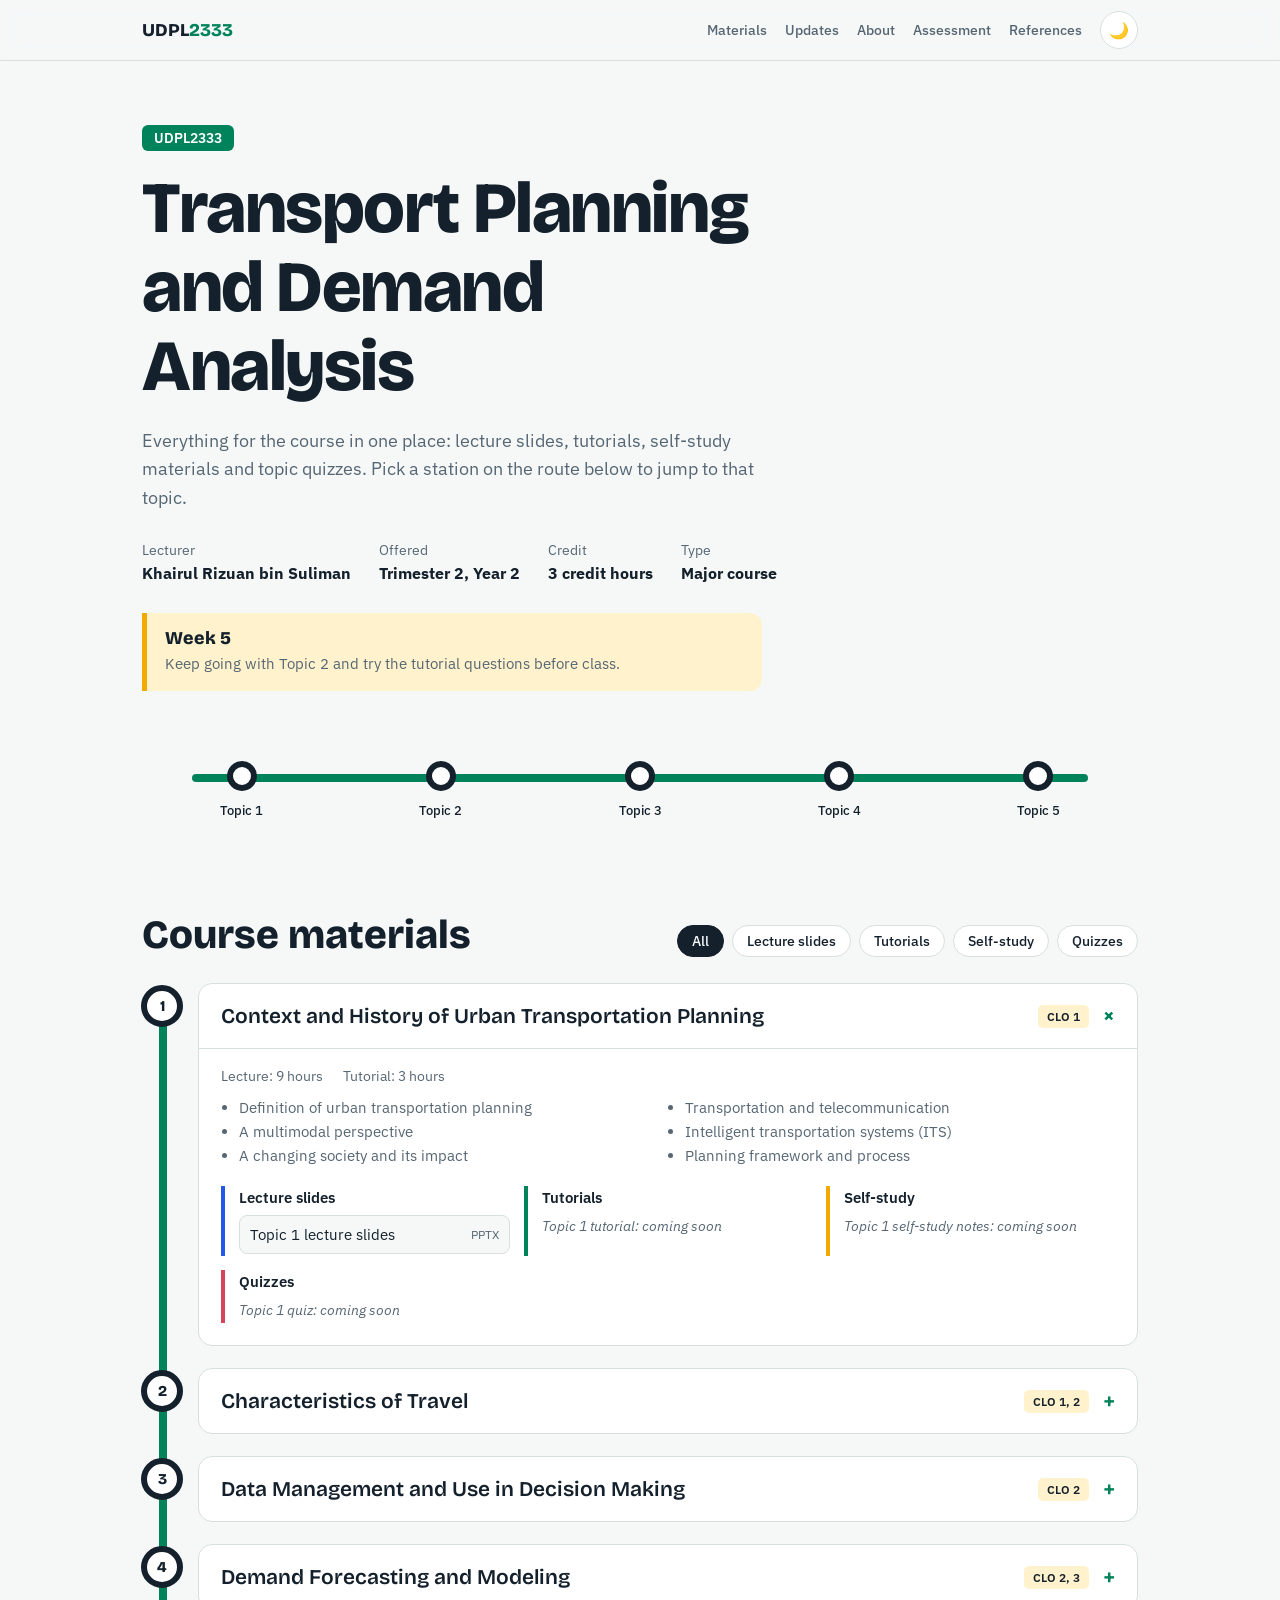
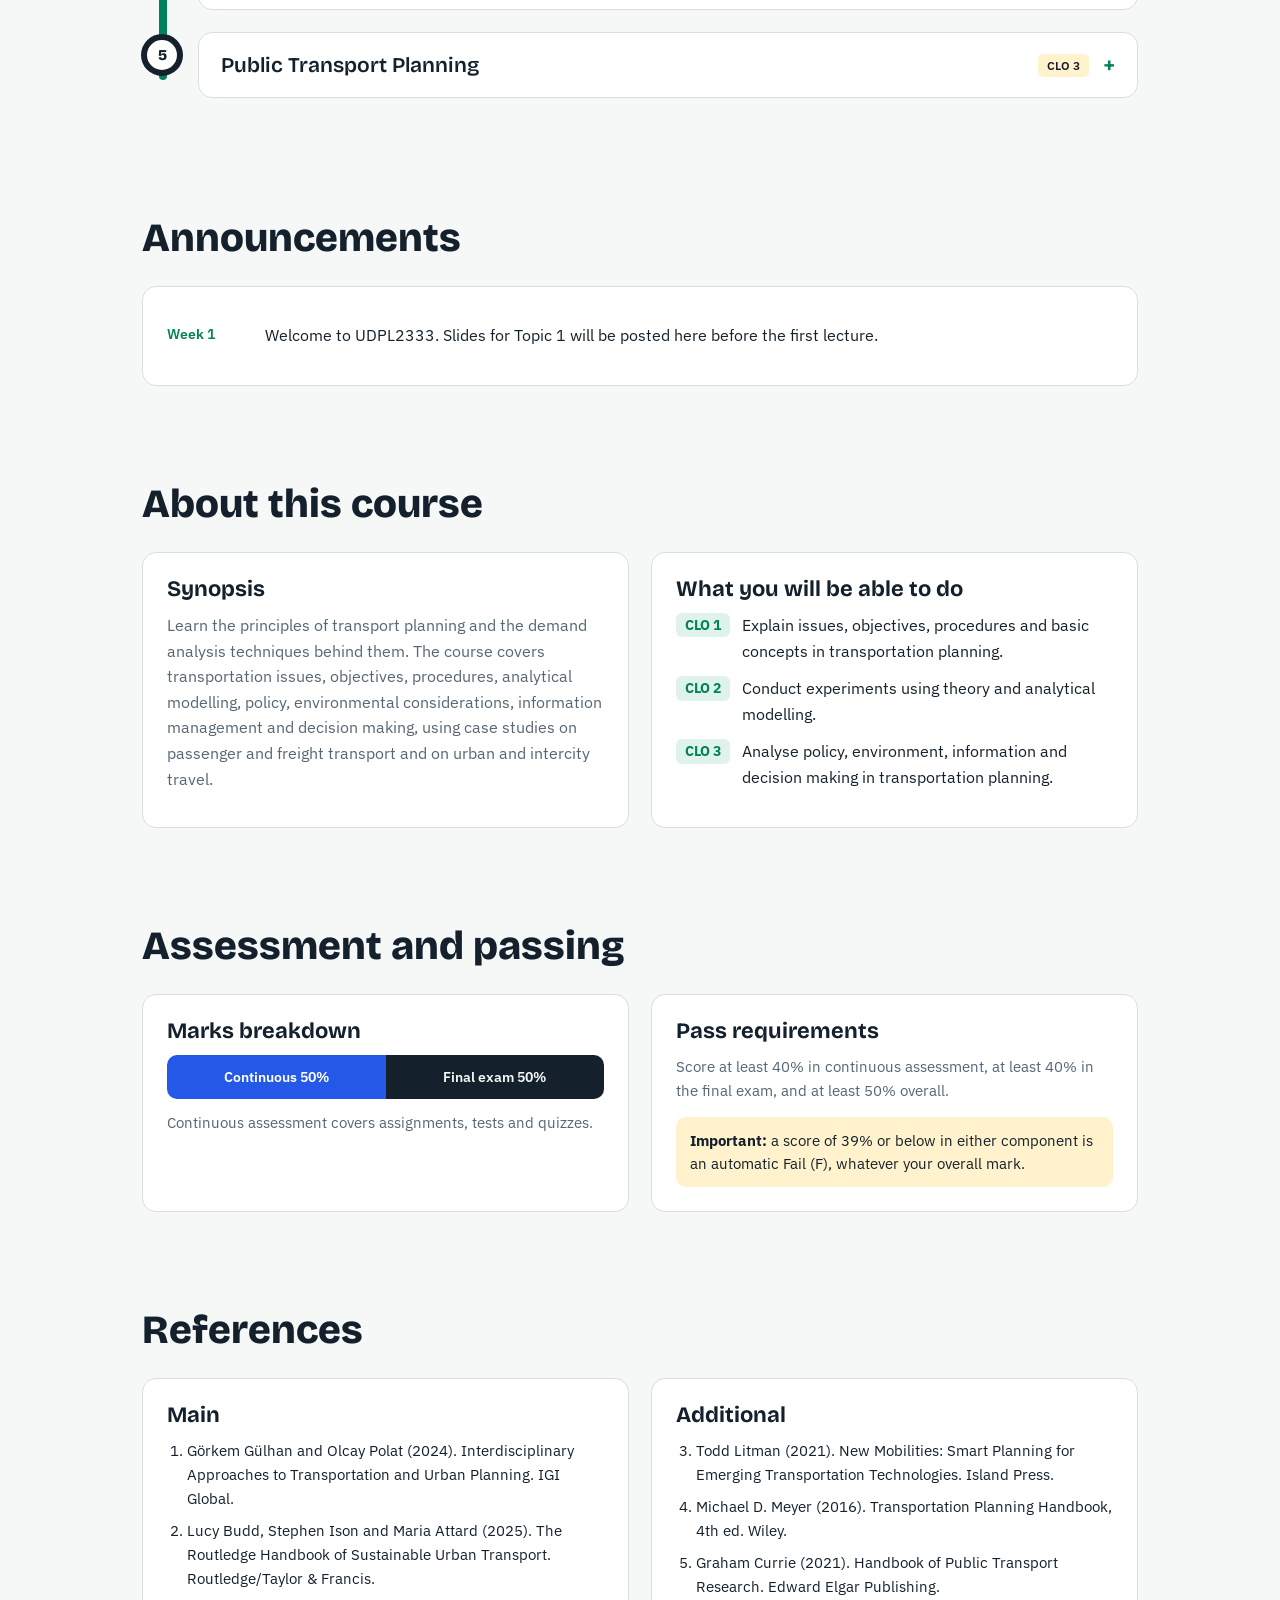
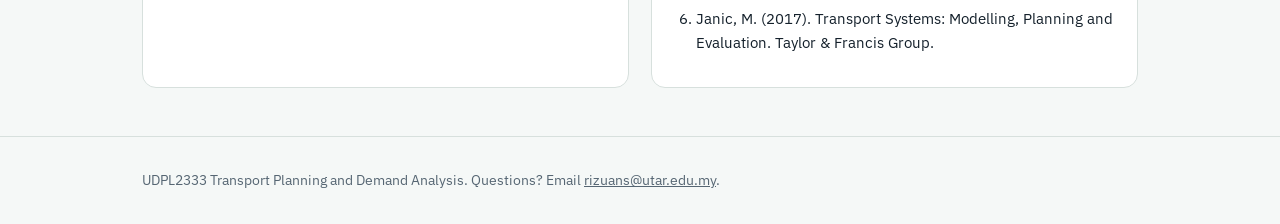
<file: Index.html>
<!DOCTYPE html>
<html lang="en">
<head>
<meta charset="utf-8">
<meta name="viewport" content="width=device-width, initial-scale=1">
<title>UDPL2333 Transport Planning and Demand Analysis</title>
<meta name="description" content="Lecture slides, tutorials, self-study materials and quizzes for UDPL2333 Transport Planning and Demand Analysis.">
<link rel="icon" href="data:image/svg+xml,<svg xmlns='http://www.w3.org/2000/svg' viewBox='0 0 100 100'><text y='.9em' font-size='90'>🚍</text></svg>">
<link rel="preconnect" href="https://fonts.googleapis.com">
<link rel="preconnect" href="https://fonts.gstatic.com" crossorigin>
<link href="https://fonts.googleapis.com/css2?family=Bricolage+Grotesque:opsz,wght@12..96,600;12..96,800&family=IBM+Plex+Sans:wght@400;500;600&display=swap" rel="stylesheet">
<style>
:root{
  --bg:#f5f8f7; --surface:#ffffff; --ink:#14202b; --muted:#566673; --line:#d7e0dd;
  --green:#00835a; --green-soft:#dff3ea; --blue:#2458e6; --amber:#f2a900; --amber-soft:#fff2cc;
  --head:"Bricolage Grotesque","Segoe UI",system-ui,sans-serif; --body:"IBM Plex Sans","Segoe UI",system-ui,sans-serif;
}
:root[data-theme="dark"]{
  --bg:#0e1519; --surface:#16212a; --ink:#e8f0ee; --muted:#9db0ba; --line:#28363f;
  --green:#3ddc9f; --green-soft:#123327; --blue:#7ea0ff; --amber:#ffc83d; --amber-soft:#3a2f0b;
}
*{box-sizing:border-box}
html{scroll-behavior:smooth;scroll-padding-top:76px}
body{margin:0;background:var(--bg);color:var(--ink);font:16px/1.6 var(--body)}
a{color:inherit}
:focus-visible{outline:3px solid var(--blue);outline-offset:2px;border-radius:4px}
.wrap{max-width:1040px;margin:0 auto;padding:0 22px}
h1,h2,h3{font-family:var(--head);line-height:1.1;margin:0}

/* nav */
nav{position:sticky;top:0;z-index:20;background:color-mix(in srgb,var(--bg) 88%,transparent);backdrop-filter:blur(10px);border-bottom:1px solid var(--line)}
nav .wrap{display:flex;align-items:center;gap:18px;height:60px}
.brand{font:800 18px var(--head);text-decoration:none;margin-right:auto}
.brand span{color:var(--green)}
nav a.lnk{text-decoration:none;color:var(--muted);font-size:14px;font-weight:500}
nav a.lnk:hover{color:var(--ink)}
#theme{border:1px solid var(--line);background:var(--surface);color:var(--ink);border-radius:999px;width:38px;height:38px;cursor:pointer;font-size:16px}
@media(max-width:700px){nav a.lnk{display:none}}

/* hero */
.hero{padding:64px 0 36px}
.code{display:inline-block;background:var(--green);color:#fff;font:600 14px var(--body);padding:4px 12px;border-radius:6px;margin-bottom:18px}
:root[data-theme="dark"] .code{color:#06231a}
.hero h1{font-size:clamp(38px,7vw,72px);font-weight:800;letter-spacing:-.02em;max-width:14ch}
.hero p.lead{max-width:60ch;color:var(--muted);font-size:18px;margin:20px 0 26px}
.facts{display:flex;flex-wrap:wrap;gap:10px 28px;font-size:14px;color:var(--muted)}
.facts b{display:block;color:var(--ink);font-size:16px}

/* route strip */
.route{margin-top:44px;padding:26px 0 8px;overflow-x:auto}
.route ol{list-style:none;margin:0;padding:0;display:flex;min-width:640px;position:relative}
.route ol::before{content:"";position:absolute;left:5%;right:5%;top:13px;height:8px;background:var(--green);border-radius:4px}
.route li{flex:1;text-align:center;position:relative}
.route a{text-decoration:none;display:block;font-size:13px;font-weight:500;padding:0 6px}
.route i{display:block;width:30px;height:30px;margin:0 auto 10px;border-radius:50%;background:var(--surface);border:6px solid var(--ink);transition:transform .2s,border-color .2s}
.route a:hover i{transform:scale(1.25);border-color:var(--amber)}

/* sections */
section{padding:48px 0}
.sec-h{display:flex;align-items:end;justify-content:space-between;flex-wrap:wrap;gap:14px;margin-bottom:26px}
.sec-h h2{font-size:clamp(28px,4vw,40px);font-weight:800}
.chips{display:flex;flex-wrap:wrap;gap:8px}
.chip{border:1px solid var(--line);background:var(--surface);color:var(--ink);font:500 14px var(--body);padding:6px 14px;border-radius:999px;cursor:pointer}
.chip[aria-pressed="true"]{background:var(--ink);color:var(--bg);border-color:var(--ink)}

/* topics as stations on a line */
.line{position:relative;padding-left:56px}
.line::before{content:"";position:absolute;left:17px;top:18px;bottom:18px;width:8px;background:var(--green);border-radius:4px}
.stop{position:relative;margin-bottom:22px}
.stop::before{content:attr(data-n);position:absolute;left:-56px;top:2px;width:42px;height:42px;border-radius:50%;background:var(--surface);border:6px solid var(--ink);display:grid;place-items:center;font:800 15px var(--head);box-sizing:border-box;margin-left:-1px}
.stop details{background:var(--surface);border:1px solid var(--line);border-radius:14px}
.stop summary{list-style:none;cursor:pointer;padding:18px 22px;display:flex;gap:14px;align-items:center}
.stop summary::-webkit-details-marker{display:none}
.stop summary h3{font-size:21px;font-weight:600;flex:1}
.stop summary::after{content:"+";font:600 24px var(--head);color:var(--green);transition:transform .2s}
.stop details[open] summary::after{transform:rotate(45deg)}
.tag{font-size:12px;font-weight:600;padding:2px 9px;border-radius:5px;background:var(--amber-soft);color:var(--ink);white-space:nowrap}
.body{padding:0 22px 22px;border-top:1px solid var(--line)}
.meta{display:flex;flex-wrap:wrap;gap:6px 20px;font-size:14px;color:var(--muted);margin:16px 0 8px}
.pts{margin:0 0 18px;padding-left:18px;color:var(--muted);font-size:15px;columns:2 260px}
.groups{display:grid;grid-template-columns:repeat(auto-fit,minmax(220px,1fr));gap:14px}
.g{border-left:4px solid var(--c);padding:2px 0 2px 14px}
.g h4{margin:0 0 8px;font:600 15px var(--body)}
.g[data-k=slides]{--c:var(--blue)} .g[data-k=tut]{--c:var(--green)} .g[data-k=self]{--c:var(--amber)} .g[data-k=quiz]{--c:#d6455d}
.g ul{list-style:none;margin:0;padding:0;display:grid;gap:6px}
.res{display:flex;align-items:center;gap:8px;text-decoration:none;font-size:14.5px;padding:7px 10px;border-radius:8px;background:var(--bg);border:1px solid var(--line)}
.res:hover{border-color:var(--c);background:var(--surface)}
.res small{margin-left:auto;color:var(--muted);font-size:12px}
.soon{color:var(--muted);font-size:14px;font-style:italic}
.hide{display:none!important}

.week{margin-top:26px;max-width:62ch;background:var(--amber-soft);border-left:5px solid var(--amber);border-radius:0 12px 12px 0;padding:14px 18px}
.week b{display:block;font:800 18px var(--head);margin-bottom:2px}
.week span{color:var(--muted);font-size:15px}

/* info */
.grid2{display:grid;grid-template-columns:repeat(auto-fit,minmax(300px,1fr));gap:22px}
.panel{background:var(--surface);border:1px solid var(--line);border-radius:14px;padding:24px}
.panel h3{font-size:22px;margin-bottom:12px}
.clo{display:flex;gap:12px;margin:12px 0}
.clo b{flex:none;background:var(--green-soft);color:var(--green);border-radius:6px;padding:1px 9px;height:fit-content;font-size:14px}
.bar{display:flex;height:44px;border-radius:10px;overflow:hidden;margin:12px 0;font-weight:600;font-size:14px}
.bar div{display:grid;place-items:center;flex:1}
.bar .a{background:var(--blue);color:#fff}.bar .b{background:var(--ink);color:var(--bg)}
.note{background:var(--amber-soft);border-radius:10px;padding:12px 14px;font-size:14.5px;margin-top:14px}
.ann{list-style:none;padding:0;margin:0}
.ann li{display:flex;gap:14px;padding:12px 0;border-bottom:1px solid var(--line)}
.ann li:last-child{border:0}
.ann time{flex:none;font-weight:600;font-size:14px;color:var(--green);min-width:84px}
.refs{padding-left:20px;margin:0}.refs li{margin:8px 0;font-size:15px}
footer{border-top:1px solid var(--line);padding:32px 0;color:var(--muted);font-size:14px}
@media(prefers-reduced-motion:reduce){*{transition:none!important;scroll-behavior:auto!important}}
</style>
</head>
<body>
<nav><div class="wrap">
  <a class="brand" href="#top">UDPL<span>2333</span></a>
  <a class="lnk" href="#materials">Materials</a>
  <a class="lnk" href="#updates">Updates</a>
  <a class="lnk" href="#about">About</a>
  <a class="lnk" href="#assessment">Assessment</a>
  <a class="lnk" href="#references">References</a>
  <button id="theme" aria-label="Toggle dark mode">🌙</button>
</div></nav>

<header class="hero" id="top"><div class="wrap">
  <span class="code">UDPL2333</span>
  <h1>Transport Planning and Demand Analysis</h1>
  <p class="lead">Everything for the course in one place: lecture slides, tutorials, self-study materials and topic quizzes. Pick a station on the route below to jump to that topic.</p>
  <div class="facts" id="facts"></div>
  <div class="week" id="week" aria-live="polite" hidden></div>
  <div class="route" aria-label="Course topics"><ol id="route"></ol></div>
</div></header>

<main>
<section id="materials"><div class="wrap">
  <div class="sec-h">
    <h2>Course materials</h2>
    <div class="chips" id="filters" role="group" aria-label="Filter materials"></div>
  </div>
  <div class="line" id="topics"></div>
</div></section>

<section id="updates"><div class="wrap">
  <div class="sec-h"><h2>Announcements</h2></div>
  <div class="panel"><ul class="ann" id="ann"></ul></div>
</div></section>

<section id="about"><div class="wrap">
  <div class="sec-h"><h2>About this course</h2></div>
  <div class="grid2">
    <div class="panel"><h3>Synopsis</h3><p id="syn" style="margin:0;color:var(--muted)"></p></div>
    <div class="panel"><h3>What you will be able to do</h3><div id="clos"></div></div>
  </div>
</div></section>

<section id="assessment"><div class="wrap">
  <div class="sec-h"><h2>Assessment and passing</h2></div>
  <div class="grid2">
    <div class="panel">
      <h3>Marks breakdown</h3>
      <div class="bar"><div class="a">Continuous 50%</div><div class="b">Final exam 50%</div></div>
      <p style="margin:0;color:var(--muted);font-size:15px">Continuous assessment covers assignments, tests and quizzes.</p>
    </div>
    <div class="panel">
      <h3>Pass requirements</h3>
      <p style="margin:0;color:var(--muted);font-size:15px">Score at least 40% in continuous assessment, at least 40% in the final exam, and at least 50% overall.</p>
      <div class="note"><b>Important:</b> a score of 39% or below in either component is an automatic Fail (F), whatever your overall mark.</div>
    </div>
  </div>
</div></section>

<section id="references"><div class="wrap">
  <div class="sec-h"><h2>References</h2></div>
  <div class="grid2">
    <div class="panel"><h3>Main</h3><ol class="refs" id="refMain"></ol></div>
    <div class="panel"><h3>Additional</h3><ol class="refs" id="refMore" start="3"></ol></div>
  </div>
</div></section>
</main>

<footer><div class="wrap" id="foot"></div></footer>

<script>
/* ============================================================
   EDIT THIS SECTION ONLY — everything on the page is built from it.
   To add a file: upload it to the /materials folder in your repo,
   then add { t:"Title", u:"materials/topic1-slides.pptx", s:"PPTX" } to a list.
   Leave u:"" and the item shows as a "Coming soon" placeholder.
   Quiz links: paste your Google Form link into the quiz list.
   ============================================================ */
const COURSE = {
  lecturer: "Khairul Rizuan bin Suliman",
  trimester: "Trimester 2, Year 2",
  credit: "3 credit hours",
  type: "Major course",
  contact: "rizuans@utar.edu.my",
  synopsis: "Learn the principles of transport planning and the demand analysis techniques behind them. The course covers transportation issues, objectives, procedures, analytical modelling, policy, environmental considerations, information management and decision making, using case studies on passenger and freight transport and on urban and intercity travel.",
  clos: [
    ["CLO 1","Explain issues, objectives, procedures and basic concepts in transportation planning."],
    ["CLO 2","Conduct experiments using theory and analytical modelling."],
    ["CLO 3","Analyse policy, environment, information and decision making in transportation planning."]
  ]
};

const ANNOUNCEMENTS = [
  { d:"Week 1", t:"Welcome to UDPL2333. Slides for Topic 1 will be posted here before the first lecture." }
  // { d:"12 Nov", t:"Quiz 1 is now open until Friday." },
];

const TOPICS = [
  { title:"Context and History of Urban Transportation Planning", clo:"CLO 1", L:9, T:3,
    pts:["Definition of urban transportation planning","A multimodal perspective","A changing society and its impact","Transportation and telecommunication","Intelligent transportation systems (ITS)","Planning framework and process"],
    slides:[{t:"Topic 1 lecture slides", u:"materials/topic1-slides.pptx", s:"PPTX"}],
    tut:[{t:"Topic 1 tutorial", u:"", s:"PDF"}],
    self:[{t:"Topic 1 self-study notes", u:"", s:"PDF"}],
    quiz:[{t:"Topic 1 quiz", u:""}] },
  { title:"Characteristics of Travel", clo:"CLO 1, 2", L:6, T:2,
    pts:["Temporal, spatial and modal distribution of trip making","Transportation from a systems perspective","Transportation system impacts","Land use–transportation interaction"],
    slides:[{t:"Topic 2 lecture slides", u:"", s:"PPTX"}],
    tut:[{t:"Topic 2 tutorial", u:"", s:"PDF"}],
    self:[{t:"Topic 2 self-study notes", u:"", s:"PDF"}],
    quiz:[{t:"Topic 2 quiz", u:""}] },
  { title:"Data Management and Use in Decision Making", clo:"CLO 2", L:6, T:2,
    pts:["Transportation planning database","Transportation system and user data","Community vision and goals"],
    slides:[{t:"Topic 3 lecture slides", u:"", s:"PPTX"}],
    tut:[{t:"Topic 3 tutorial", u:"", s:"PDF"}],
    self:[{t:"Topic 3 self-study notes", u:"", s:"PDF"}],
    quiz:[{t:"Topic 3 quiz", u:""}] },
  { title:"Demand Forecasting and Modeling", clo:"CLO 2, 3", L:9, T:2,
    pts:["Advanced travel behaviour analysis","Emerging mobility trends","Scenario planning and uncertainty analysis","Spatial analysis and GIS","Behavioural economics in demand modelling"],
    slides:[{t:"Topic 4 lecture slides", u:"", s:"PPTX"}],
    tut:[{t:"Topic 4 tutorial", u:"", s:"PDF"}],
    self:[{t:"Topic 4 self-study notes", u:"", s:"PDF"}],
    quiz:[{t:"Topic 4 quiz", u:""}] },
  { title:"Public Transport Planning", clo:"CLO 3", L:2, T:1,
    pts:["Transit network design and optimisation","Integration of emerging mobility services","User-centric design and accessibility","Fare structure and pricing strategies"],
    slides:[{t:"Topic 5 lecture slides", u:"", s:"PPTX"}],
    tut:[{t:"Topic 5 tutorial", u:"", s:"PDF"}],
    self:[{t:"Topic 5 self-study notes", u:"", s:"PDF"}],
    quiz:[{t:"Topic 5 quiz", u:""}] }
];

const REFS_MAIN = [
  "Görkem Gülhan and Olcay Polat (2024). Interdisciplinary Approaches to Transportation and Urban Planning. IGI Global.",
  "Lucy Budd, Stephen Ison and Maria Attard (2025). The Routledge Handbook of Sustainable Urban Transport. Routledge/Taylor & Francis."
];
const REFS_MORE = [
  "Todd Litman (2021). New Mobilities: Smart Planning for Emerging Transportation Technologies. Island Press.",
  "Michael D. Meyer (2016). Transportation Planning Handbook, 4th ed. Wiley.",
  "Graham Currie (2021). Handbook of Public Transport Research. Edward Elgar Publishing.",
  "Janic, M. (2017). Transport Systems: Modelling, Planning and Evaluation. Taylor & Francis Group."
];
const WEEKLY = {
  // The MONDAY of Week 1 (format YYYY-MM-DD). CHANGE THIS to your trimester's first Monday.
  start: "2026-11-02",
  // One message per week, in order. Week 1 is the first line, Week 2 the second, and so on.
  // The page switches to the next message every Monday at 00:00 in the VISITOR'S local time.
  messages: [
    "Welcome to UDPL2333! Have a look at the course outline and get Topic 1 ready.",
    "Topic 1 continues: think about how your own daily trips fit into the transport system.",
    "Wrapping up Topic 1. Revise the planning process before the next topic.",
    "Topic 2 starts: how, when and why people travel.",
    "Keep going with Topic 2 and try the tutorial questions before class.",
    "Topic 3: data is the backbone of good planning. Check the self-study notes.",
    "Topic 3 continues. Quiz time: attempt it before the weekend.",
    "Halfway there! Review Topics 1 to 3 and start preparing for the test.",
    "Topic 4 begins: demand forecasting and modelling.",
    "Topic 4 continues. Practise the modelling steps in the tutorial.",
    "Topic 4 wrap-up: look at GIS and scenario planning.",
    "Topic 5: public transport planning. Almost at the last station!",
    "Revision week. Go through all the quizzes and tutorials.",
    "Final exam preparation. Good luck, you've got this!"
  ],
  before: "Classes haven't started yet. See you in Week 1!",
  after: "The trimester has ended. Thank you, and all the best!"
};
/* ===================== end of editable section ===================== */

const $ = id => document.getElementById(id);
const esc = s => String(s).replace(/[&<>"]/g, c => ({"&":"&amp;","<":"&lt;",">":"&gt;",'"':"&quot;"}[c]));

// header facts
$("facts").innerHTML = [["Lecturer",COURSE.lecturer],["Offered",COURSE.trimester],["Credit",COURSE.credit],["Type",COURSE.type]]
  .map(([a,b]) => `<div>${a}<b>${esc(b)}</b></div>`).join("");

// route strip
$("route").innerHTML = TOPICS.map((t,i) => `<li><a href="#topic${i+1}"><i></i>Topic ${i+1}</a></li>`).join("");

// resource groups
const GROUPS = [["slides","Lecture slides"],["tut","Tutorials"],["self","Self-study"],["quiz","Quizzes"]];
function item(r, k){
  if(!r.u) return `<li class="soon">${esc(r.t)}: coming soon</li>`;
  const ext = /^https?:/.test(r.u);
  const label = k === "quiz" ? "Google Form" : (r.s || "File");
  return `<li><a class="res" href="${esc(r.u)}" ${ext ? 'target="_blank" rel="noopener"' : ""}>${esc(r.t)}<small>${esc(label)}</small></a></li>`;
}
$("topics").innerHTML = TOPICS.map((t,i) => `
<article class="stop" id="topic${i+1}" data-n="${i+1}">
  <details ${i===0?"open":""}>
    <summary><h3>${esc(t.title)}</h3><span class="tag">${esc(t.clo)}</span></summary>
    <div class="body">
      <div class="meta"><span>Lecture: ${t.L} hours</span><span>Tutorial: ${t.T} hours</span></div>
      <ul class="pts">${t.pts.map(p=>`<li>${esc(p)}</li>`).join("")}</ul>
      <div class="groups">${GROUPS.map(([k,name]) => `
        <div class="g" data-k="${k}"><h4>${name}</h4><ul>${(t[k]||[]).map(r=>item(r,k)).join("") || '<li class="soon">Nothing yet</li>'}</ul></div>`).join("")}
      </div>
    </div>
  </details>
</article>`).join("");

// filters
$("filters").innerHTML = [["all","All"],...GROUPS].map(([k,n],i) => `<button class="chip" data-f="${k}" aria-pressed="${i===0}">${n}</button>`).join("");
$("filters").addEventListener("click", e => {
  const b = e.target.closest("button"); if(!b) return;
  document.querySelectorAll(".chip").forEach(c => c.setAttribute("aria-pressed", c === b));
  document.querySelectorAll(".g").forEach(g => g.classList.toggle("hide", b.dataset.f !== "all" && g.dataset.k !== b.dataset.f));
  if(b.dataset.f !== "all") document.querySelectorAll(".stop details").forEach(d => d.open = true);
});
// open a topic when linked from the route strip
if(location.hash.startsWith("#topic")){ const d = document.querySelector(location.hash+" details"); if(d) d.open = true; }
$("route").addEventListener("click", e => { const a = e.target.closest("a"); if(a){ const d = document.querySelector(a.getAttribute("href")+" details"); if(d) d.open = true; } });

// announcements, about, references
$("ann").innerHTML = ANNOUNCEMENTS.length ? ANNOUNCEMENTS.slice().reverse().map(a => `<li><time>${esc(a.d)}</time><span>${esc(a.t)}</span></li>`).join("") : "<li>No announcements yet.</li>";
$("syn").textContent = COURSE.synopsis;
$("clos").innerHTML = COURSE.clos.map(([a,b]) => `<div class="clo"><b>${a}</b><span>${esc(b)}</span></div>`).join("");
$("refMain").innerHTML = REFS_MAIN.map(r => `<li>${esc(r)}</li>`).join("");
$("refMore").innerHTML = REFS_MORE.map(r => `<li>${esc(r)}</li>`).join("");
$("foot").innerHTML = `UDPL2333 Transport Planning and Demand Analysis. Questions? Email <a href="mailto:${esc(COURSE.contact)}">${esc(COURSE.contact)}</a>.`;

// weekly greeting: updates itself every Monday 00:00 (visitor's local time)
function renderWeek(){
  const box = $("week"), [y,m,d] = WEEKLY.start.split("-").map(Number);
  const now = new Date();
  const start = new Date(y, m-1, d);
  start.setDate(start.getDate() - (start.getDay() + 6) % 7);          // snap to Monday
  const days = (Date.UTC(now.getFullYear(), now.getMonth(), now.getDate()) - Date.UTC(start.getFullYear(), start.getMonth(), start.getDate())) / 864e5;
  const wk = Math.floor(days / 7);                                      // 0 = Week 1
  let head, msg;
  if(wk < 0){ head = "Coming soon"; msg = WEEKLY.before; }
  else if(wk >= WEEKLY.messages.length){ head = "Trimester complete"; msg = WEEKLY.after; }
  else { head = "Week " + (wk + 1); msg = WEEKLY.messages[wk]; }
  box.innerHTML = `<b>${esc(head)}</b><span>${esc(msg)}</span>`;
  box.hidden = false;
}
renderWeek();
setInterval(renderWeek, 60000);   // keeps it current if the page is left open past midnight

// theme (follows system, remembers choice)
const root = document.documentElement, btn = $("theme");
let saved = null; try { saved = localStorage.getItem("theme"); } catch(e){}
const setTheme = m => { root.dataset.theme = m; btn.textContent = m === "dark" ? "☀️" : "🌙"; };
setTheme(saved || (matchMedia("(prefers-color-scheme: dark)").matches ? "dark" : "light"));
btn.onclick = () => { const m = root.dataset.theme === "dark" ? "light" : "dark"; setTheme(m); try{ localStorage.setItem("theme", m); }catch(e){} };
</script>
</body>
</html>
</file>
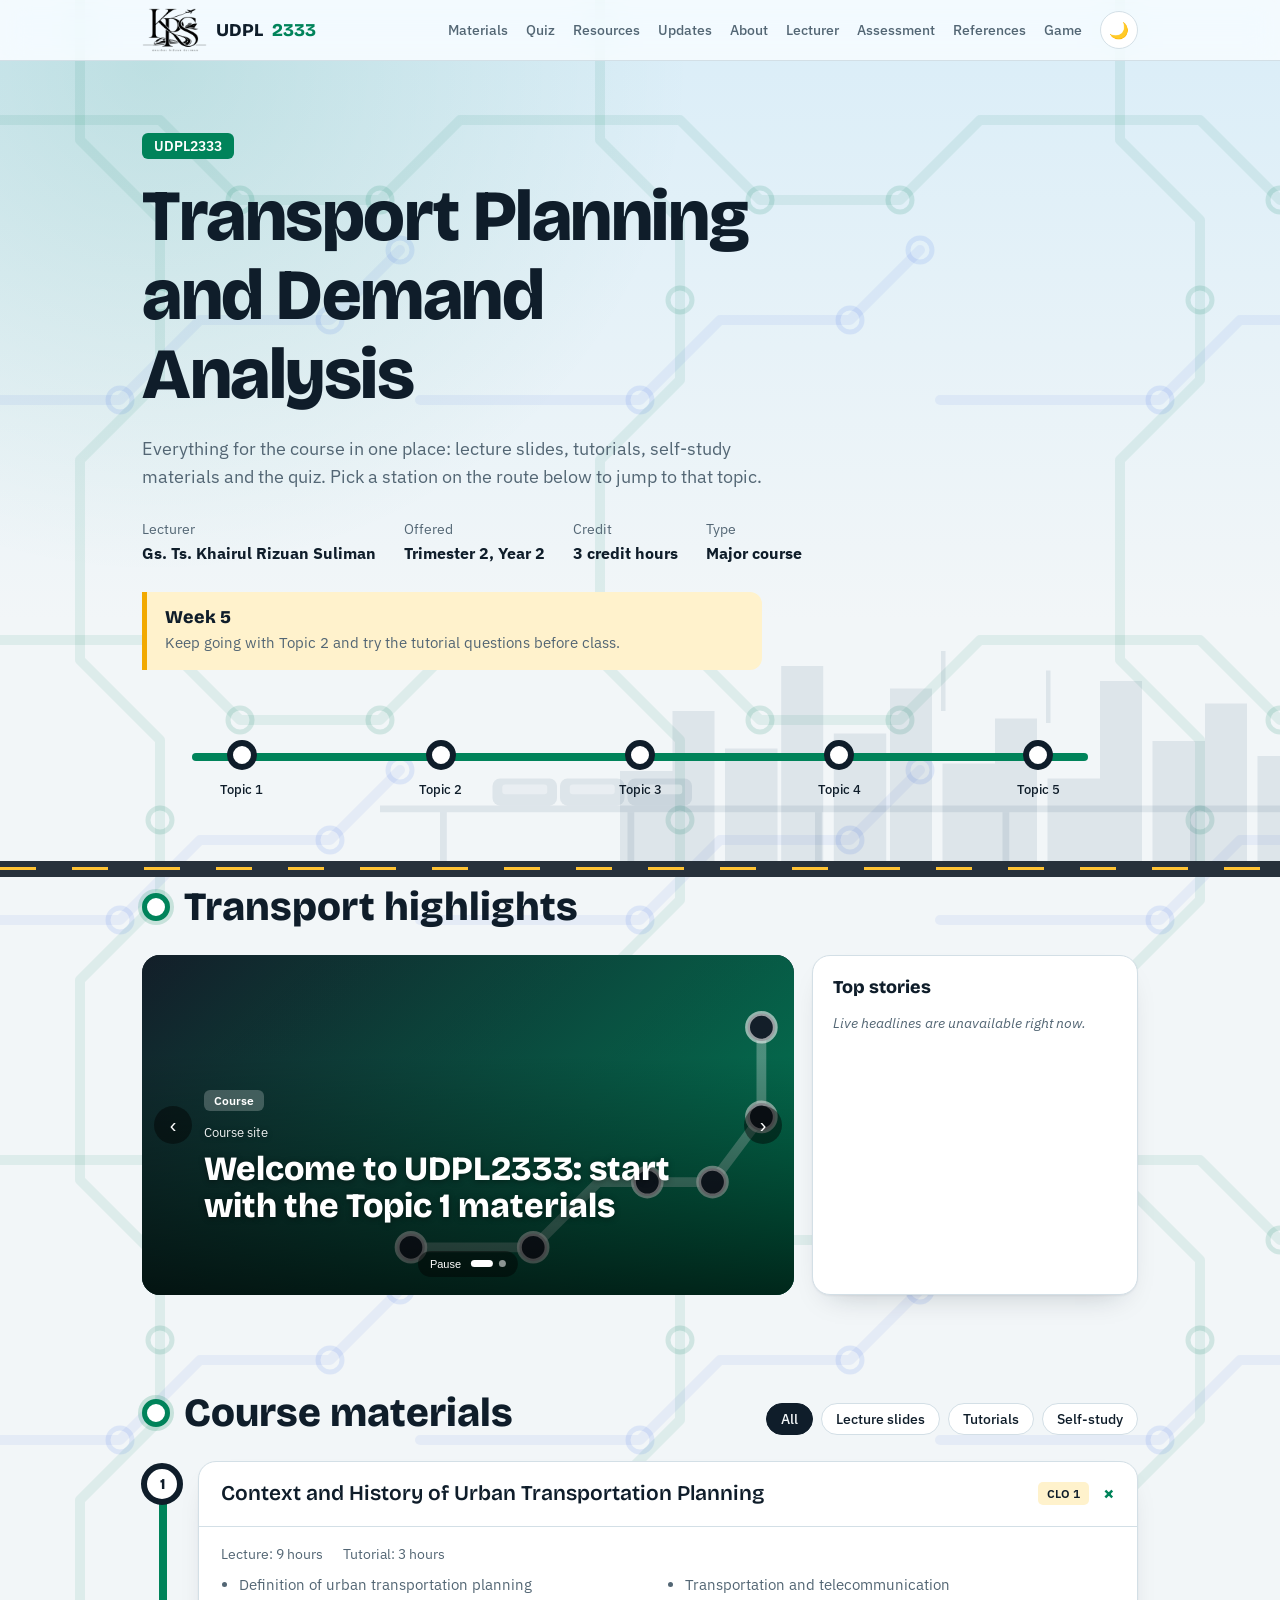
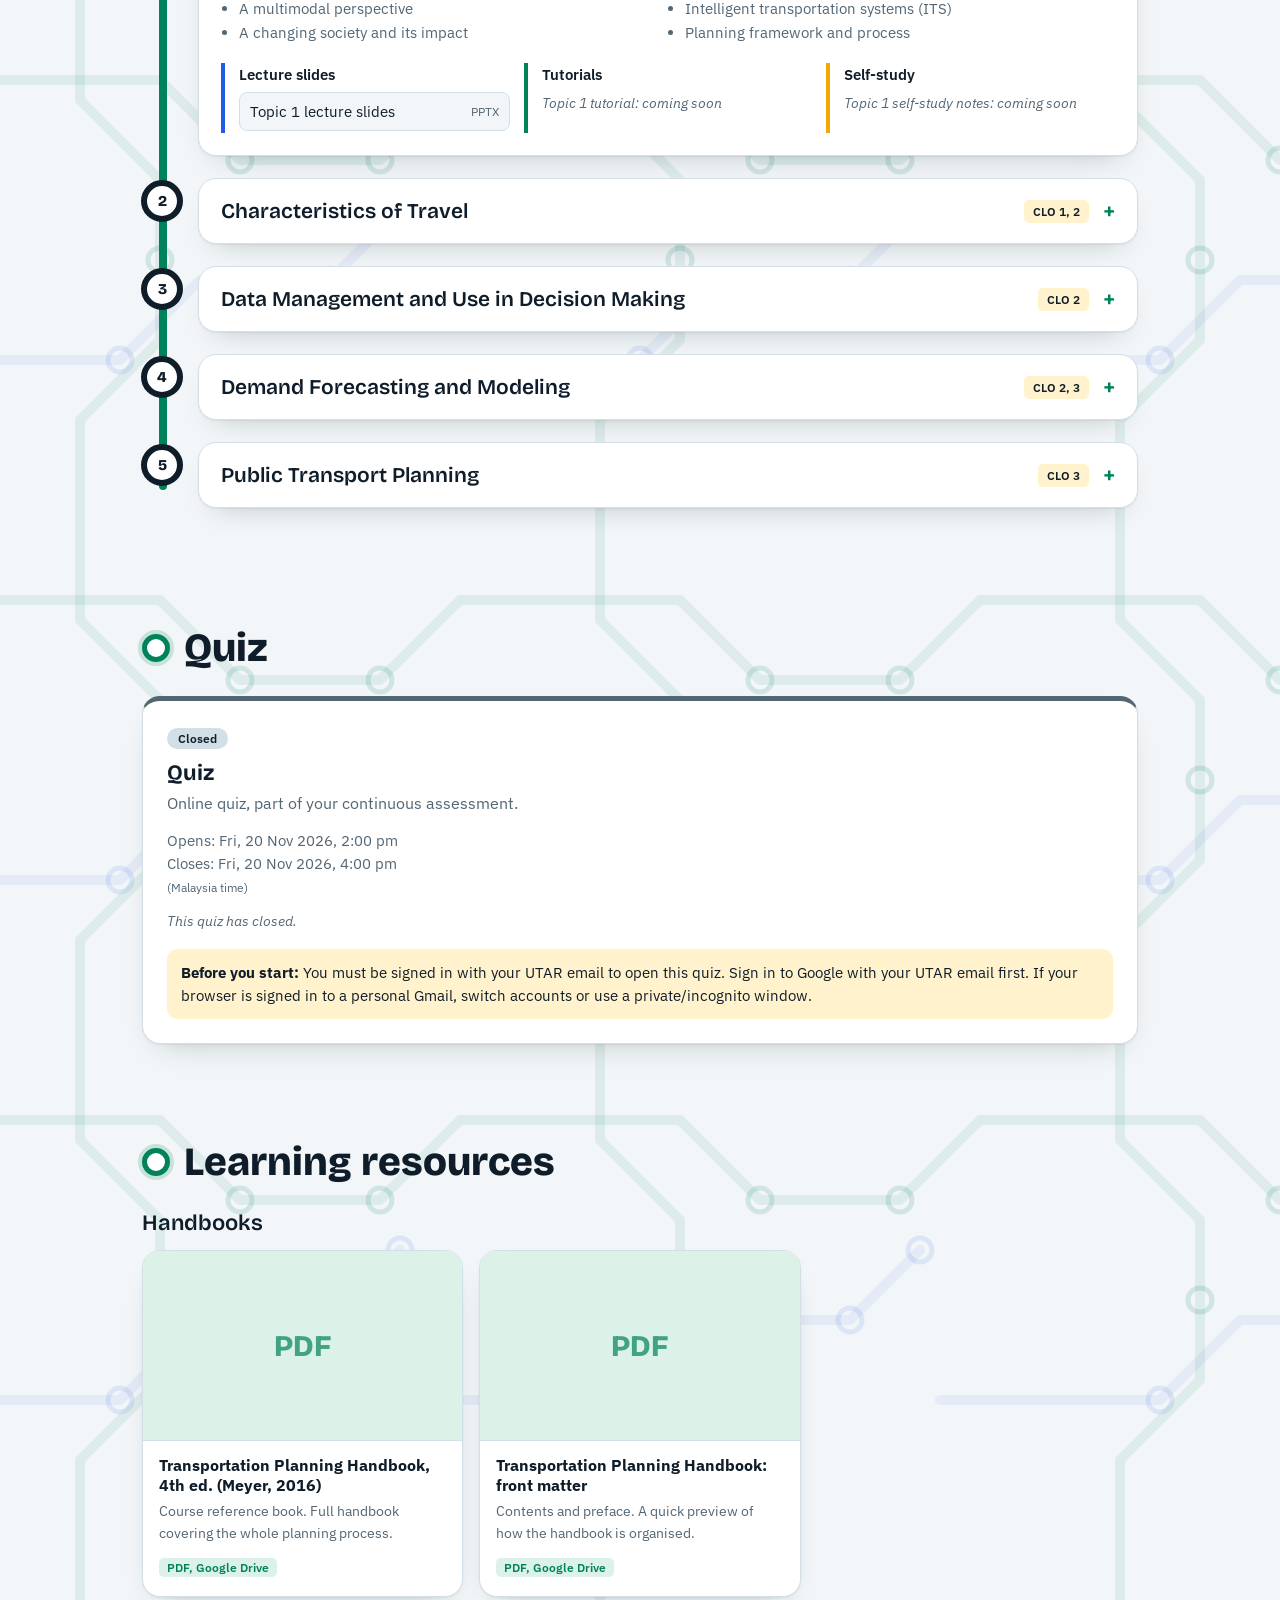
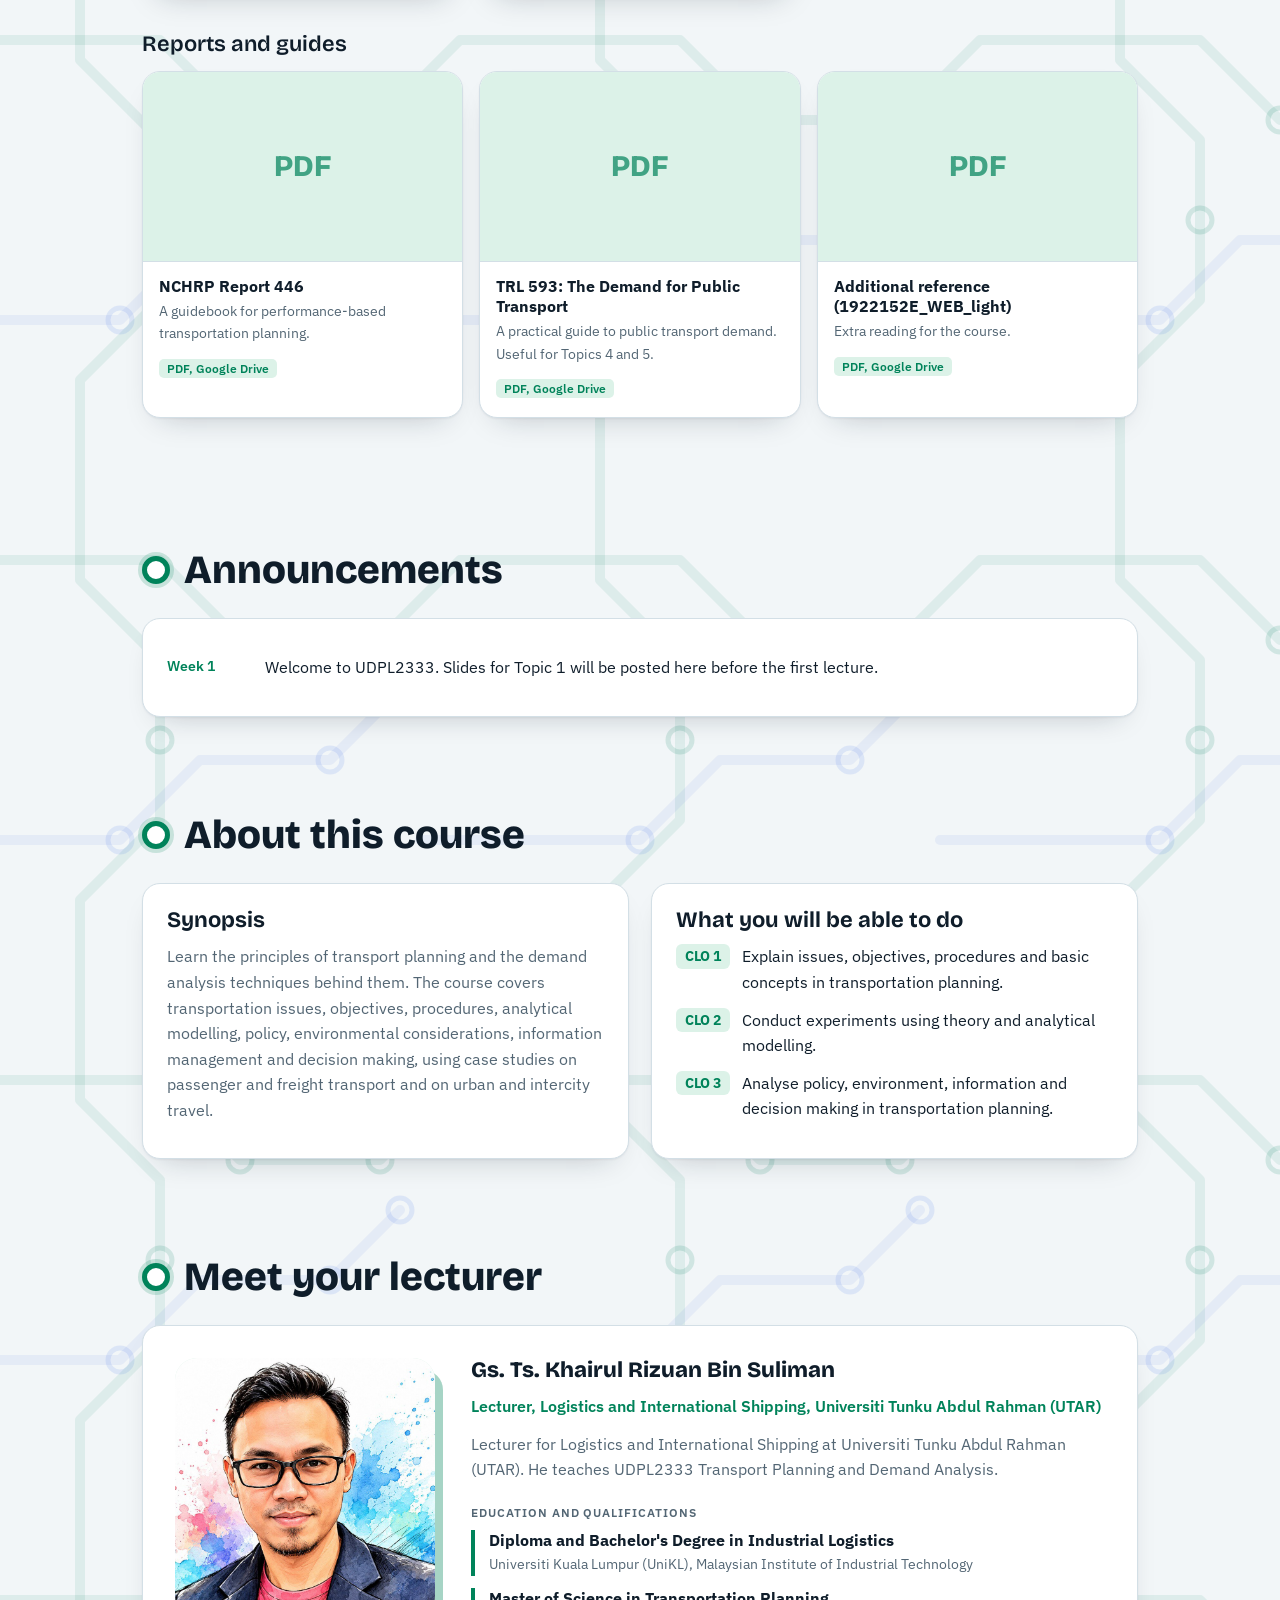
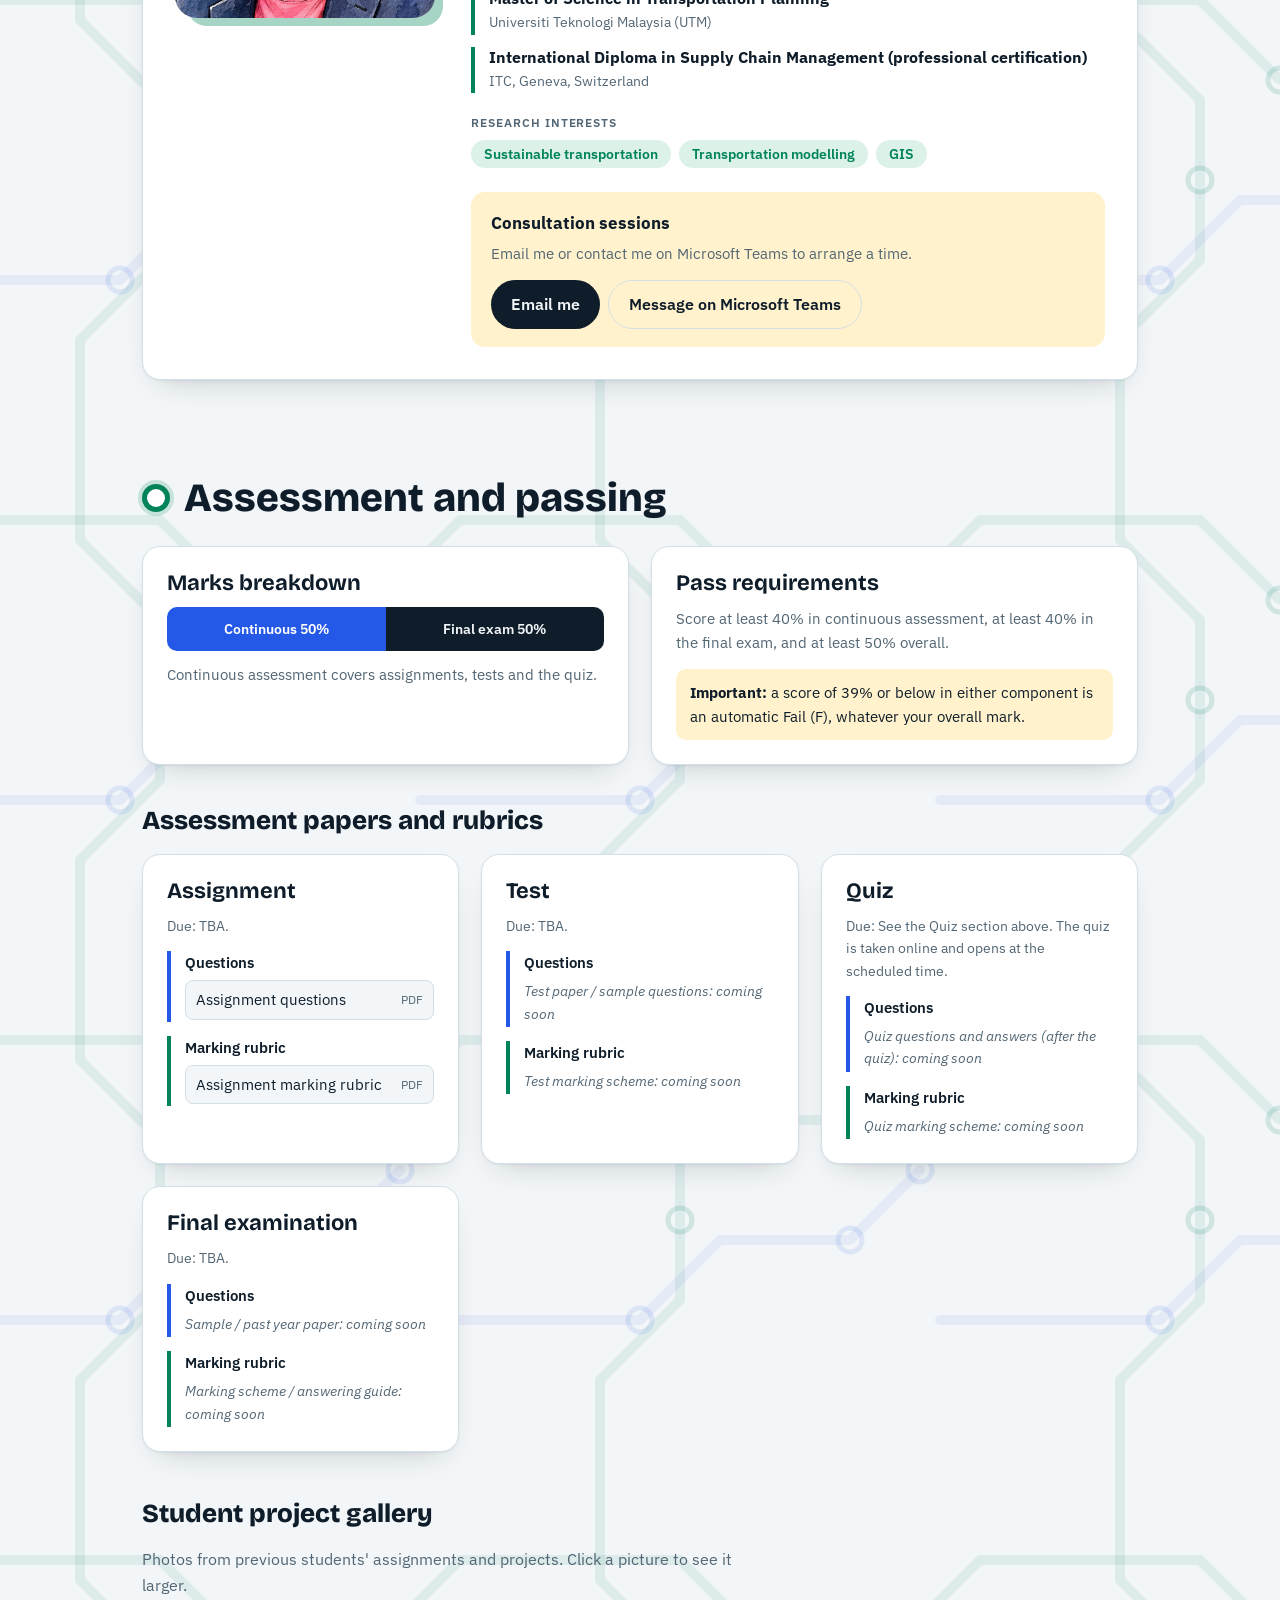
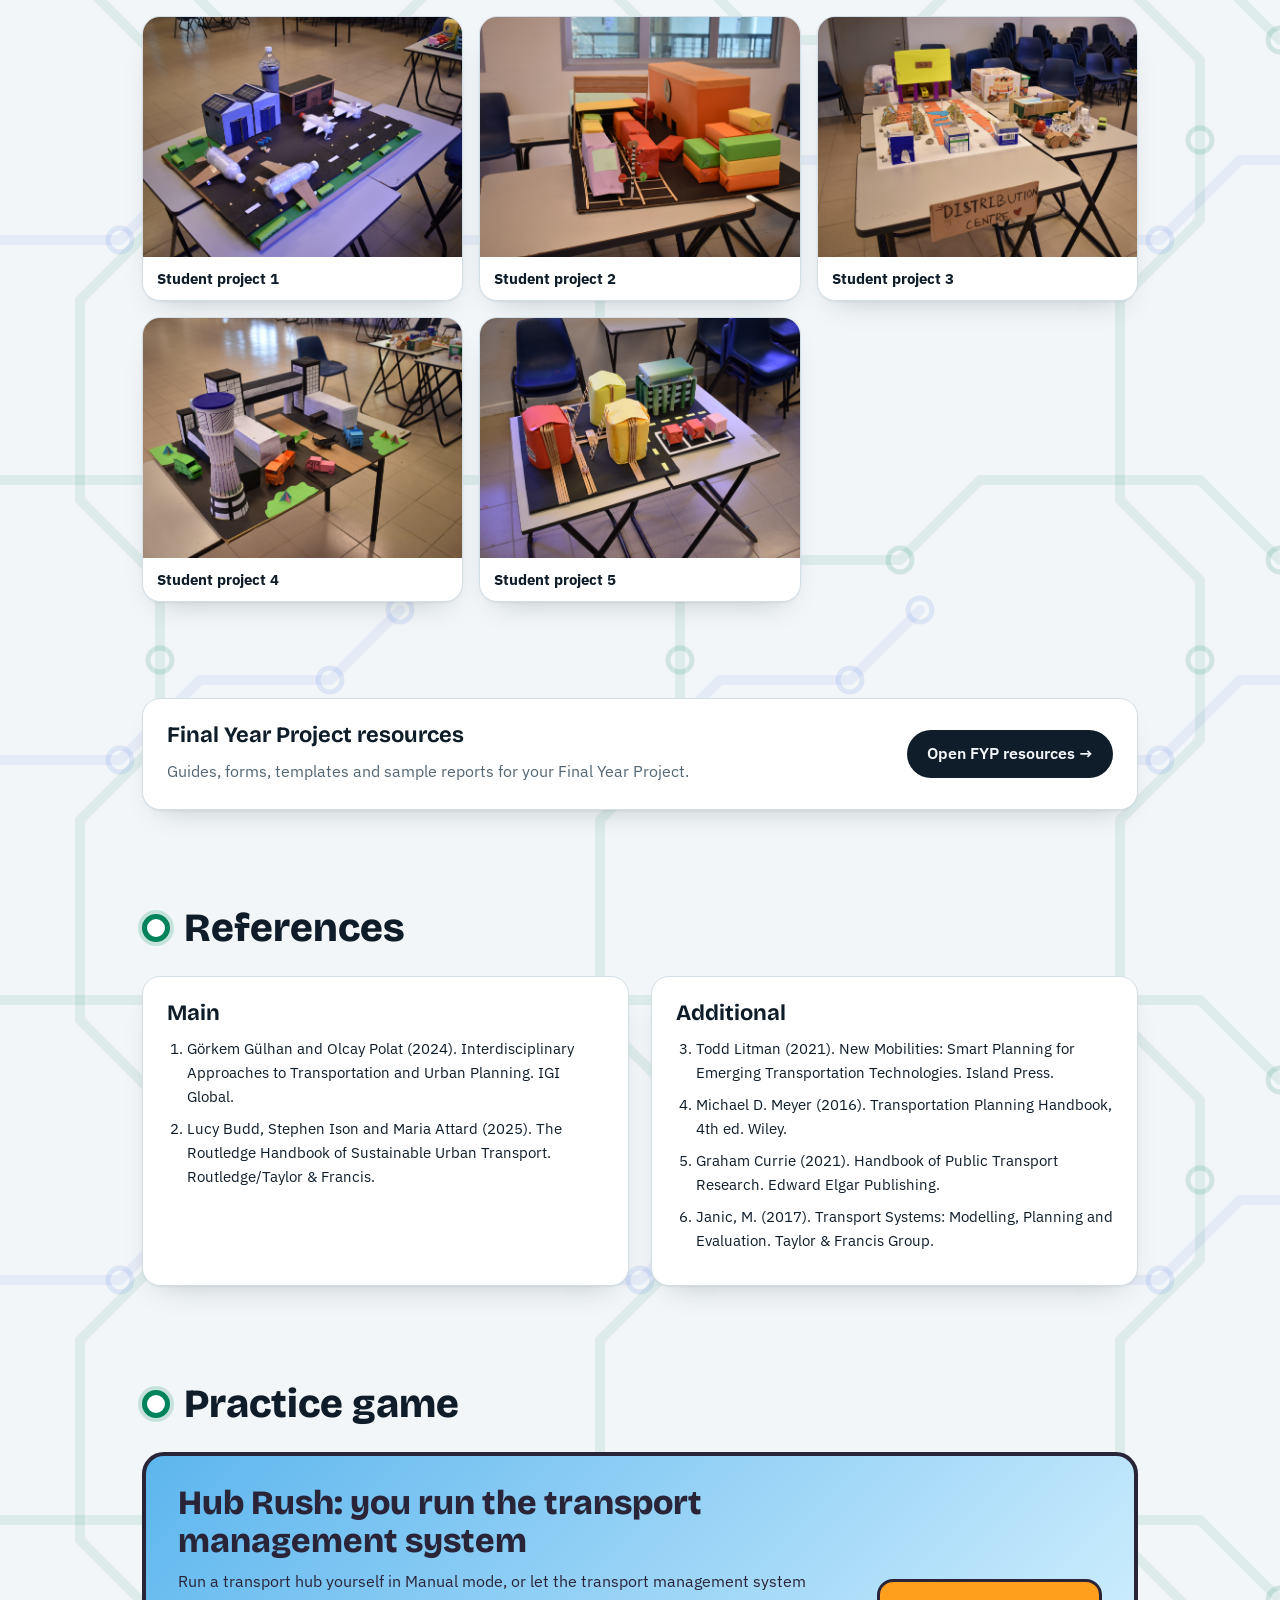
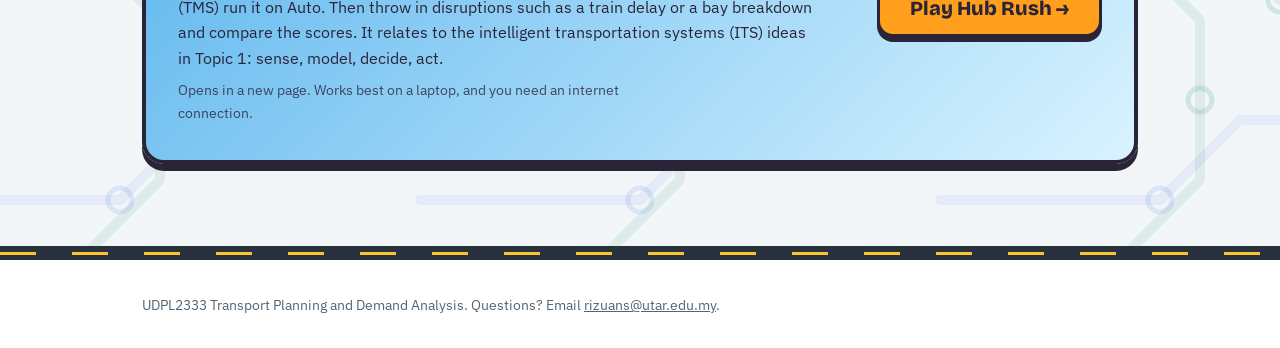
<file: index.html>
<!DOCTYPE html>
<html lang="en">
<head>
<meta charset="utf-8">
<meta name="viewport" content="width=device-width, initial-scale=1">
<title>UDPL2333 Transport Planning and Demand Analysis</title>
<meta name="description" content="Lecture slides, tutorials, self-study materials and the quiz for UDPL2333 Transport Planning and Demand Analysis.">
<link rel="icon" href="data:image/svg+xml,<svg xmlns='http://www.w3.org/2000/svg' viewBox='0 0 100 100'><text y='.9em' font-size='90'>🚍</text></svg>">
<link rel="preconnect" href="https://fonts.googleapis.com">
<link rel="preconnect" href="https://fonts.gstatic.com" crossorigin>
<link href="https://fonts.googleapis.com/css2?family=Bricolage+Grotesque:opsz,wght@12..96,600;12..96,800&family=IBM+Plex+Sans:wght@400;500;600&display=swap" rel="stylesheet">
<link rel="stylesheet" href="style.css">
<style id="hl-css">
/* ---- transport highlights carousel ---- */
.hl{display:grid;grid-template-columns:minmax(0,2fr) minmax(0,1fr);gap:18px}
@media(max-width:820px){.hl{grid-template-columns:1fr}}
.car{position:relative;border-radius:18px;overflow:hidden;min-height:340px;color:#fff;background:#14202b}
.sl{position:absolute;inset:0;display:flex;flex-direction:column;justify-content:flex-end;padding:30px 62px 70px;opacity:0;visibility:hidden;transition:opacity .5s,visibility .5s;background-size:cover;background-position:center}
.sl.on{opacity:1;visibility:visible}
.sl::before{content:"";position:absolute;inset:0;background:linear-gradient(to top,rgba(0,0,0,.7),rgba(0,0,0,.05) 70%)}
.sl>*{position:relative}
.sl.c-News{background-image:url("data:image/svg+xml,%3Csvg xmlns='http://www.w3.org/2000/svg' viewBox='0 0 800 500' preserveAspectRatio='xMidYMid slice'%3E%3Cg fill='%23fff' fill-opacity='.09'%3E%3Crect x='360' y='300' width='50' height='200'/%3E%3Crect x='420' y='230' width='70' height='270'/%3E%3Crect x='500' y='320' width='55' height='180'/%3E%3Crect x='565' y='180' width='75' height='320'/%3E%3Crect x='650' y='270' width='60' height='230'/%3E%3Crect x='720' y='210' width='80' height='290'/%3E%3C/g%3E%3Cg fill='%23fff' fill-opacity='.24'%3E%3Crect x='400' y='318' width='310' height='100' rx='18'/%3E%3Ccircle cx='480' cy='425' r='24'/%3E%3Ccircle cx='630' cy='425' r='24'/%3E%3C/g%3E%3Cg fill='%23000' fill-opacity='.28'%3E%3Crect x='420' y='336' width='52' height='38' rx='6'/%3E%3Crect x='484' y='336' width='52' height='38' rx='6'/%3E%3Crect x='548' y='336' width='52' height='38' rx='6'/%3E%3Crect x='612' y='336' width='72' height='62' rx='6'/%3E%3C/g%3E%3Crect x='330' y='452' width='470' height='5' fill='%23fff' fill-opacity='.2'/%3E%3C/svg%3E"),var(--g-news,linear-gradient(135deg,#00835a,#0b3d5c))}
.sl.c-Malaysia{background-image:url("data:image/svg+xml,%3Csvg xmlns='http://www.w3.org/2000/svg' viewBox='0 0 800 500' preserveAspectRatio='xMidYMid slice'%3E%3Cg fill='%23fff' fill-opacity='.10'%3E%3Crect x='470' y='120' width='46' height='380'/%3E%3Crect x='540' y='120' width='46' height='380'/%3E%3Crect x='490' y='60' width='6' height='60'/%3E%3Crect x='560' y='60' width='6' height='60'/%3E%3Crect x='516' y='250' width='24' height='10'/%3E%3Crect x='640' y='260' width='60' height='240'/%3E%3Crect x='710' y='320' width='90' height='180'/%3E%3Crect x='380' y='330' width='70' height='170'/%3E%3C/g%3E%3Cg fill='%23fff' fill-opacity='.22'%3E%3Crect x='300' y='400' width='500' height='9'/%3E%3Crect x='360' y='409' width='9' height='91'/%3E%3Crect x='560' y='409' width='9' height='91'/%3E%3Crect x='760' y='409' width='9' height='91'/%3E%3Crect x='420' y='362' width='90' height='38' rx='10'/%3E%3Crect x='516' y='362' width='90' height='38' rx='10'/%3E%3Crect x='612' y='362' width='90' height='38' rx='10'/%3E%3C/g%3E%3Cg fill='%23000' fill-opacity='.25'%3E%3Crect x='432' y='370' width='66' height='14' rx='4'/%3E%3Crect x='528' y='370' width='66' height='14' rx='4'/%3E%3Crect x='624' y='370' width='66' height='14' rx='4'/%3E%3C/g%3E%3C/svg%3E"),linear-gradient(135deg,#2458e6,#1b1f5e)}
.sl.c-Research{background-image:url("data:image/svg+xml,%3Csvg xmlns='http://www.w3.org/2000/svg' viewBox='0 0 800 500' preserveAspectRatio='xMidYMid slice'%3E%3Cg stroke='%23fff' stroke-opacity='.10' stroke-width='2'%3E%3Cpath d='M360 120H780M360 190H780M360 260H780M360 330H780M360 400H780'/%3E%3C/g%3E%3Cg fill='%23fff' fill-opacity='.16'%3E%3Crect x='400' y='320' width='34' height='80'/%3E%3Crect x='450' y='280' width='34' height='120'/%3E%3Crect x='500' y='300' width='34' height='100'/%3E%3Crect x='550' y='240' width='34' height='160'/%3E%3C/g%3E%3Cpolyline points='400%2C300 470%2C230 540%2C260 610%2C170 680%2C190 750%2C110' fill='none' stroke='%23fff' stroke-opacity='.4' stroke-width='5' stroke-linejoin='round' stroke-linecap='round'/%3E%3Cg fill='%23fff' fill-opacity='.55'%3E%3Ccircle cx='400' cy='300' r='9'/%3E%3Ccircle cx='470' cy='230' r='9'/%3E%3Ccircle cx='540' cy='260' r='9'/%3E%3Ccircle cx='610' cy='170' r='9'/%3E%3Ccircle cx='680' cy='190' r='9'/%3E%3Ccircle cx='750' cy='110' r='9'/%3E%3C/g%3E%3C/svg%3E"),linear-gradient(135deg,#b4540a,#4a1d3d)}
.sl.c-Course{background-image:url("data:image/svg+xml,%3Csvg xmlns='http://www.w3.org/2000/svg' viewBox='0 0 800 500' preserveAspectRatio='xMidYMid slice'%3E%3Cpath d='M330 400H480L560 320H700L760 240V130' fill='none' stroke='%23fff' stroke-opacity='.3' stroke-width='12' stroke-linejoin='round' stroke-linecap='round'/%3E%3Cg fill='%2314202b' stroke='%23fff' stroke-opacity='.6' stroke-width='6'%3E%3Ccircle cx='330' cy='400' r='17'/%3E%3Ccircle cx='480' cy='400' r='17'/%3E%3Ccircle cx='620' cy='320' r='17'/%3E%3Ccircle cx='700' cy='320' r='17'/%3E%3Ccircle cx='760' cy='240' r='17'/%3E%3Ccircle cx='760' cy='130' r='17'/%3E%3C/g%3E%3C/svg%3E"),var(--g-course,linear-gradient(135deg,#14202b,#00835a))}
.kick{align-self:flex-start;background:rgba(255,255,255,.22);padding:3px 10px;border-radius:6px;font:600 12px var(--body)}
.sl small{margin-top:12px;font-size:13px;opacity:.92}
.sl h3{font-size:clamp(22px,3.4vw,34px);font-weight:800;margin:6px 0 0;max-width:26ch;text-wrap:balance}
.sl h3 a{color:inherit;text-decoration:none}
.sl h3 a::after{content:"";position:absolute;inset:0}
.car .nv{position:absolute;top:50%;transform:translateY(-50%);z-index:3;width:38px;height:38px;border-radius:50%;border:0;background:rgba(0,0,0,.45);color:#fff;cursor:pointer;font-size:20px;line-height:1}
.car .nv:hover{background:rgba(0,0,0,.7)}
.dots{position:absolute;left:50%;bottom:18px;transform:translateX(-50%);z-index:3;display:flex;gap:6px;align-items:center;background:rgba(0,0,0,.45);padding:7px 12px;border-radius:999px}
.dots button{width:7px;height:7px;border-radius:50%;border:0;padding:0;background:rgba(255,255,255,.55);cursor:pointer}
.dots button[aria-current=true]{width:22px;border-radius:4px;background:#fff}
.dots .pp{width:auto;height:auto;border-radius:0;background:none;color:#fff;font-size:11px;margin-right:4px}
.top{background:var(--surface);border:1px solid var(--line);border-radius:18px;padding:20px}
.top h3{font:800 18px var(--head);margin-bottom:6px}
.top a{display:block;text-decoration:none;padding:12px 0;border-bottom:1px solid var(--line)}
.top a:last-child{border:0}
.top small{color:var(--muted);font-size:12.5px}
.top b{display:block;font-weight:600;font-size:15px;line-height:1.35;margin-top:2px}
.top a:hover b{color:var(--green)}
.sl>.ph{position:absolute;right:14px;bottom:22px;z-index:3;max-width:34%;font-size:11px;color:#fff;opacity:.85;text-decoration:none;text-align:right;line-height:1.3;text-shadow:0 1px 3px rgba(0,0,0,.6)}
.sl>.ph:hover{opacity:1;text-decoration:underline}
.sl h3,.sl small{text-shadow:0 1px 6px rgba(0,0,0,.45)}
@media(max-width:600px){.sl>.ph{display:none}.sl{padding:24px 54px 66px}}
</style>
<style id="more-css">
.rgrid{display:grid;grid-template-columns:repeat(auto-fill,minmax(250px,1fr));gap:16px}
.rcard{display:block;text-decoration:none;background:var(--surface);border:1px solid var(--line);border-radius:18px;overflow:hidden;transition:transform .15s,border-color .15s}
a.rcard:hover{transform:translateY(-3px);border-color:var(--green)}
.rth{position:relative;height:190px;background:var(--green-soft);display:grid;place-items:center;overflow:hidden;border-bottom:1px solid var(--line)}
.rth span{font:800 30px var(--head);color:var(--green);opacity:.7}
.rth img{position:absolute;inset:0;width:100%;height:100%;object-fit:cover;object-position:top;background:#fff}
.rbody{padding:14px 16px 16px}
.rbody b{display:block;font-size:15.5px;line-height:1.3;margin-bottom:4px}
.rbody p{margin:0 0 10px;color:var(--muted);font-size:14px}
.rbody em{font:600 12px var(--body);font-style:normal;background:var(--green-soft);color:var(--green);padding:2px 8px;border-radius:5px}
.gal{display:grid;grid-template-columns:repeat(auto-fill,minmax(240px,1fr));gap:16px}
.gi{margin:0;background:var(--surface);border:1px solid var(--line);border-radius:18px;overflow:hidden}
.gb{display:block;width:100%;padding:0;border:0;background:var(--bg);cursor:zoom-in;aspect-ratio:4/3;overflow:hidden}
.gb img{width:100%;height:100%;object-fit:cover;display:block;transition:transform .3s}
.gb:hover img{transform:scale(1.05)}
.gi figcaption{padding:12px 14px}
.gi figcaption b{display:block;font-size:15px;line-height:1.3}
.gi figcaption small{color:var(--muted);font-size:13px}
.gi figcaption p{margin:6px 0 0;color:var(--muted);font-size:14px}
.gchip{border:1px solid var(--line);background:var(--surface);color:var(--ink);font:500 14px var(--body);padding:6px 14px;border-radius:999px;cursor:pointer}
.gchip[aria-pressed="true"]{background:var(--ink);color:var(--bg);border-color:var(--ink)}
dialog#lb{border:0;border-radius:16px;padding:0;width:min(94vw,980px);background:var(--surface);color:var(--ink);overflow:hidden}
dialog#lb::backdrop{background:rgba(0,0,0,.78)}
#lbi{display:block;max-width:100%;max-height:70vh;margin:0 auto;background:#000}
#lbc{padding:14px 22px 20px}
#lbc small{color:var(--muted)}
#lbc p{margin:8px 0 0;color:var(--muted);font-size:15px}
#lb .lbn{position:absolute;top:50%;transform:translateY(-50%);width:40px;height:40px;border-radius:50%;border:0;background:rgba(0,0,0,.55);color:#fff;font-size:22px;cursor:pointer}
#lb .lbn:hover{background:rgba(0,0,0,.8)}
#lbx{position:absolute;top:10px;right:10px;width:38px;height:38px;border-radius:50%;border:0;background:rgba(0,0,0,.6);color:#fff;font-size:22px;cursor:pointer;z-index:2}
.qgrid{display:grid;grid-template-columns:repeat(auto-fit,minmax(300px,1fr));gap:18px}
.qcard{background:var(--surface);border:1px solid var(--line);border-top:5px solid var(--c,var(--line));border-radius:18px;padding:24px;box-shadow:var(--shadow)}
.qcard[data-s=upcoming]{--c:var(--amber)} .qcard[data-s=open]{--c:var(--green)} .qcard[data-s=closed]{--c:var(--muted)}
.qcard h3{font-size:22px;margin:0 0 6px}
.qs{display:inline-block;font:600 12px var(--body);padding:3px 11px;border-radius:999px;margin-bottom:12px;background:var(--line)}
.qcard[data-s=upcoming] .qs{background:var(--amber-soft);color:var(--ink)}
.qcard[data-s=open] .qs{background:var(--green-soft);color:var(--green)}
.qtime{font-size:14.5px;color:var(--muted);margin:12px 0}
.qcount{font:800 24px var(--head);margin:6px 0 16px}
.lect{display:grid;grid-template-columns:minmax(200px,260px) 1fr;gap:36px;align-items:start;padding:32px}
@media(max-width:760px){.lect{grid-template-columns:1fr;padding:24px}}
.lph{position:relative;aspect-ratio:1;width:100%;max-width:260px;border-radius:22px;overflow:hidden;background:var(--green-soft);display:grid;place-items:center;box-shadow:10px 10px 0 -2px color-mix(in srgb,var(--green) 35%,transparent)}
.lph span{font:800 56px var(--head);color:var(--green)}
.lph img{position:absolute;inset:0;width:100%;height:100%;object-fit:cover}
.lname{font-size:clamp(26px,4vw,38px);font-weight:800;margin-bottom:6px}
.lrole{color:var(--green);font-weight:600;margin:0 0 12px}
.lect h4{margin:22px 0 10px;font:600 12px var(--body);text-transform:uppercase;letter-spacing:.08em;color:var(--muted)}
.edu{list-style:none;padding:0;margin:0;display:grid;gap:12px}
.edu li{border-left:4px solid var(--green);padding-left:14px}
.edu b{display:block;font-size:15.5px;line-height:1.35}
.edu span{color:var(--muted);font-size:14px}
.tags{display:flex;flex-wrap:wrap;gap:8px}
.tags span{background:var(--green-soft);color:var(--green);font:600 13.5px var(--body);padding:5px 13px;border-radius:999px}
.consult{margin-top:24px;background:var(--amber-soft);border-radius:14px;padding:18px 20px}
.consult b{display:block;font-size:17px;margin-bottom:4px}
.consult p{margin:0;color:var(--muted);font-size:15px}
.brand .logo{height:44px;width:auto;display:block}
.brand:has(.logo)::before{display:none}
:root[data-theme="dark"] .brand .logo{filter:invert(1)}
a.gchip{text-decoration:none;display:inline-block}
.gcard{display:flex;flex-wrap:wrap;gap:22px 30px;align-items:center;justify-content:space-between;background:linear-gradient(135deg,#5db6ee,#d9f3ff);color:#2a2438;border:4px solid #2a2438;border-radius:22px;padding:28px 32px;box-shadow:0 7px 0 #2a2438}
.gcard>div{flex:1 1 360px}
.gcard h3{font-size:clamp(24px,3.6vw,34px);font-weight:800;margin:0 0 10px;color:#2a2438}
.gcard p{margin:0 0 8px;max-width:64ch;font-size:16px}
.gcard .gnote{font-size:14px;opacity:.8}
.gplay{flex:none;background:#ff9f1c;color:#2a2438;text-decoration:none;font:800 20px var(--head);padding:14px 30px;border:3px solid #2a2438;border-radius:16px;box-shadow:0 5px 0 #2a2438;transition:transform .1s,box-shadow .1s}
.gplay:hover{transform:translateY(2px);box-shadow:0 3px 0 #2a2438}
</style>
</head>
<body>
<nav><div class="wrap">
  <a class="brand" href="#top"><img class="logo" src="images/logo.png" alt="KRS logo: Khairul Rizuan Suliman" onerror="this.remove()">UDPL<span>2333</span></a>
  <a class="lnk" href="#materials">Materials</a>
  <a class="lnk" href="#quizzes">Quiz</a>
  <a class="lnk" href="#resources">Resources</a>
  <a class="lnk" href="#updates">Updates</a>
  <a class="lnk" href="#about">About</a>
  <a class="lnk" href="#lecturer">Lecturer</a>
  <a class="lnk" href="#assessment">Assessment</a>
  <a class="lnk" href="#references">References</a>
  <a class="lnk" href="#game">Game</a>
  <button id="theme" aria-label="Toggle dark mode">🌙</button>
</div></nav>

<header class="hero" id="top"><div class="wrap">
  <span class="code">UDPL2333</span>
  <h1>Transport Planning and Demand Analysis</h1>
  <p class="lead">Everything for the course in one place: lecture slides, tutorials, self-study materials and the quiz. Pick a station on the route below to jump to that topic.</p>
  <div class="facts" id="facts"></div>
  <div class="week" id="week" aria-live="polite" hidden></div>
  <div class="route" aria-label="Course topics"><ol id="route"></ol></div>
</div></header>

<main>
<section id="highlights" style="padding-top:8px"><div class="wrap">
  <div class="sec-h"><h2>Transport highlights</h2></div>
  <div class="hl">
    <div class="car" id="car" role="region" aria-roledescription="carousel" aria-label="Transport highlights">
      <div id="slides"></div>
      <button class="nv" id="prev" aria-label="Previous slide" style="left:12px">&lsaquo;</button>
      <button class="nv" id="next" aria-label="Next slide" style="right:12px">&rsaquo;</button>
      <div class="dots" id="dots"></div>
    </div>
    <aside class="top"><h3>Top stories</h3><div id="topList"><p class="soon">Loading headlines...</p></div></aside>
  </div>
</div></section>

<section id="materials"><div class="wrap">
  <div class="sec-h">
    <h2>Course materials</h2>
    <div class="chips" id="filters" role="group" aria-label="Filter materials"></div>
  </div>
  <div class="line" id="topics"></div>
</div></section>

<section id="quizzes"><div class="wrap">
  <div class="sec-h"><h2>Quiz</h2></div>
  <div class="qgrid" id="quizList"></div>
</div></section>

<section id="resources"><div class="wrap">
  <div class="sec-h"><h2>Learning resources</h2></div>
  <div id="learnList"></div>
</div></section>

<section id="updates"><div class="wrap">
  <div class="sec-h"><h2>Announcements</h2></div>
  <div class="panel"><ul class="ann" id="ann"></ul></div>
</div></section>

<section id="about"><div class="wrap">
  <div class="sec-h"><h2>About this course</h2></div>
  <div class="grid2">
    <div class="panel"><h3>Synopsis</h3><p id="syn" style="margin:0;color:var(--muted)"></p></div>
    <div class="panel"><h3>What you will be able to do</h3><div id="clos"></div></div>
  </div>
</div></section>

<section id="lecturer"><div class="wrap">
  <div class="sec-h"><h2>Meet your lecturer</h2></div>
  <div class="panel lect" id="lect"></div>
</div></section>

<section id="assessment"><div class="wrap">
  <div class="sec-h"><h2>Assessment and passing</h2></div>
  <div class="grid2">
    <div class="panel">
      <h3>Marks breakdown</h3>
      <div class="bar"><div class="a">Continuous 50%</div><div class="b">Final exam 50%</div></div>
      <p style="margin:0;color:var(--muted);font-size:15px">Continuous assessment covers assignments, tests and the quiz.</p>
    </div>
    <div class="panel">
      <h3>Pass requirements</h3>
      <p style="margin:0;color:var(--muted);font-size:15px">Score at least 40% in continuous assessment, at least 40% in the final exam, and at least 50% overall.</p>
      <div class="note"><b>Important:</b> a score of 39% or below in either component is an automatic Fail (F), whatever your overall mark.</div>
    </div>
  </div>
  <h3 style="font:800 26px var(--head);margin:40px 0 18px">Assessment papers and rubrics</h3>
  <div class="grid2" id="assessList"></div>
  <div class="sec-h" style="margin-top:46px"><h3 style="font:800 26px var(--head)">Student project gallery</h3><div class="chips" id="galFilters"></div></div>
  <p style="color:var(--muted);margin:-8px 0 18px;max-width:62ch">Photos from previous students' assignments and projects. Click a picture to see it larger.</p>
  <div class="gal" id="gal"></div>
</div></section>

<section id="fyp"><div class="wrap">
  <div class="panel" style="display:flex;flex-wrap:wrap;gap:18px 28px;align-items:center;justify-content:space-between">
    <div style="flex:1 1 320px">
      <h3>Final Year Project resources</h3>
      <p style="margin:0;color:var(--muted)">Guides, forms, templates and sample reports for your Final Year Project.</p>
    </div>
    <a class="cta" href="fyp.html" style="margin:0">Open FYP resources &rarr;</a>
  </div>
</div></section>

<section id="references"><div class="wrap">
  <div class="sec-h"><h2>References</h2></div>
  <div class="grid2">
    <div class="panel"><h3>Main</h3><ol class="refs" id="refMain"></ol></div>
    <div class="panel"><h3>Additional</h3><ol class="refs" id="refMore" start="3"></ol></div>
  </div>
</div></section>
<section id="game"><div class="wrap">
  <div class="sec-h"><h2>Practice game</h2></div>
  <div class="gcard">
    <div>
      <h3>Hub Rush: you run the transport management system</h3>
      <p>Run a transport hub yourself in Manual mode, or let the transport management system (TMS) run it on Auto. Then throw in disruptions such as a train delay or a bay breakdown and compare the scores. It relates to the intelligent transportation systems (ITS) ideas in Topic 1: sense, model, decide, act.</p>
      <p class="gnote">Opens in a new page. Works best on a laptop, and you need an internet connection.</p>
    </div>
    <a class="gplay" href="hub-rush.html" target="_blank" rel="noopener">Play Hub Rush &rarr;</a>
  </div>
</div></section>
</main>

<dialog id="lb" aria-label="Project photo">
  <button id="lbx" aria-label="Close">&times;</button>
  <button class="lbn" id="lbp" aria-label="Previous photo" style="left:10px">&lsaquo;</button>
  <button class="lbn" id="lbn" aria-label="Next photo" style="right:10px">&rsaquo;</button>
  <img id="lbi" alt=""><div id="lbc"></div>
</dialog>

<footer><div class="wrap" id="foot"></div></footer>

<script>
/* ============================================================
   EDIT THIS SECTION ONLY — everything on the page is built from it.
   To add a file: upload it to the /materials folder in your repo,
   then add { t:"Title", u:"materials/topic1-slides.pptx", s:"PPTX" } to a list.
   Leave u:"" and the item shows as a "Coming soon" placeholder.
   The quiz (Google Form link and open/close times) is set up in the QUIZZES list further down.
   ============================================================ */
const COURSE = {
  lecturer: "Gs. Ts. Khairul Rizuan Suliman",
  trimester: "Trimester 2, Year 2",
  credit: "3 credit hours",
  type: "Major course",
  contact: "rizuans@utar.edu.my",
  synopsis: "Learn the principles of transport planning and the demand analysis techniques behind them. The course covers transportation issues, objectives, procedures, analytical modelling, policy, environmental considerations, information management and decision making, using case studies on passenger and freight transport and on urban and intercity travel.",
  clos: [
    ["CLO 1","Explain issues, objectives, procedures and basic concepts in transportation planning."],
    ["CLO 2","Conduct experiments using theory and analytical modelling."],
    ["CLO 3","Analyse policy, environment, information and decision making in transportation planning."]
  ]
};

const ANNOUNCEMENTS = [
  { d:"Week 1", t:"Welcome to UDPL2333. Slides for Topic 1 will be posted here before the first lecture." }
  // { d:"12 Nov", t:"Quiz 1 is now open until Friday." },
];

const TOPICS = [
  { title:"Context and History of Urban Transportation Planning", clo:"CLO 1", L:9, T:3,
    pts:["Definition of urban transportation planning","A multimodal perspective","A changing society and its impact","Transportation and telecommunication","Intelligent transportation systems (ITS)","Planning framework and process"],
    slides:[{t:"Topic 1 lecture slides", u:"materials/topic1-slides.pptx", s:"PPTX"}],
    tut:[{t:"Topic 1 tutorial", u:"", s:"PDF"}],
    self:[{t:"Topic 1 self-study notes", u:"", s:"PDF"}] },
  { title:"Characteristics of Travel", clo:"CLO 1, 2", L:6, T:2,
    pts:["Temporal, spatial and modal distribution of trip making","Transportation from a systems perspective","Transportation system impacts","Land use–transportation interaction"],
    slides:[{t:"Topic 2 lecture slides", u:"", s:"PPTX"}],
    tut:[{t:"Topic 2 tutorial", u:"", s:"PDF"}],
    self:[{t:"Topic 2 self-study notes", u:"", s:"PDF"}] },
  { title:"Data Management and Use in Decision Making", clo:"CLO 2", L:6, T:2,
    pts:["Transportation planning database","Transportation system and user data","Community vision and goals"],
    slides:[{t:"Topic 3 lecture slides", u:"", s:"PPTX"}],
    tut:[{t:"Topic 3 tutorial", u:"", s:"PDF"}],
    self:[{t:"Topic 3 self-study notes", u:"", s:"PDF"}] },
  { title:"Demand Forecasting and Modeling", clo:"CLO 2, 3", L:9, T:2,
    pts:["Advanced travel behaviour analysis","Emerging mobility trends","Scenario planning and uncertainty analysis","Spatial analysis and GIS","Behavioural economics in demand modelling"],
    slides:[{t:"Topic 4 lecture slides", u:"", s:"PPTX"}],
    tut:[{t:"Topic 4 tutorial", u:"", s:"PDF"}],
    self:[{t:"Topic 4 self-study notes", u:"", s:"PDF"}] },
  { title:"Public Transport Planning", clo:"CLO 3", L:2, T:1,
    pts:["Transit network design and optimisation","Integration of emerging mobility services","User-centric design and accessibility","Fare structure and pricing strategies"],
    slides:[{t:"Topic 5 lecture slides", u:"", s:"PPTX"}],
    tut:[{t:"Topic 5 tutorial", u:"", s:"PDF"}],
    self:[{t:"Topic 5 self-study notes", u:"", s:"PDF"}] }
];

const REFS_MAIN = [
  "Görkem Gülhan and Olcay Polat (2024). Interdisciplinary Approaches to Transportation and Urban Planning. IGI Global.",
  "Lucy Budd, Stephen Ison and Maria Attard (2025). The Routledge Handbook of Sustainable Urban Transport. Routledge/Taylor & Francis."
];
const REFS_MORE = [
  "Todd Litman (2021). New Mobilities: Smart Planning for Emerging Transportation Technologies. Island Press.",
  "Michael D. Meyer (2016). Transportation Planning Handbook, 4th ed. Wiley.",
  "Graham Currie (2021). Handbook of Public Transport Research. Edward Elgar Publishing.",
  "Janic, M. (2017). Transport Systems: Modelling, Planning and Evaluation. Taylor & Francis Group."
];
const WEEKLY = {
  // The MONDAY of Week 1 (format YYYY-MM-DD). CHANGE THIS to your trimester's first Monday.
  start: "2026-11-02",
  // One message per week, in order. Week 1 is the first line, Week 2 the second, and so on.
  // The page switches to the next message every Monday at 00:00 in the VISITOR'S local time.
  messages: [
    "Welcome to UDPL2333! Have a look at the course outline and get Topic 1 ready.",
    "Topic 1 continues: think about how your own daily trips fit into the transport system.",
    "Wrapping up Topic 1. Revise the planning process before the next topic.",
    "Topic 2 starts: how, when and why people travel.",
    "Keep going with Topic 2 and try the tutorial questions before class.",
    "Topic 3: data is the backbone of good planning. Check the self-study notes.",
    "Topic 3 continues. Check the quiz date in the Quiz section and start revising.",
    "Halfway there! Review Topics 1 to 3 and start preparing for the test.",
    "Topic 4 begins: demand forecasting and modelling.",
    "Topic 4 continues. Practise the modelling steps in the tutorial.",
    "Topic 4 wrap-up: look at GIS and scenario planning.",
    "Topic 5: public transport planning. Almost at the last station!",
    "Revision week. Go through all the tutorials and revise for the quiz.",
    "Final exam preparation. Good luck, you've got this!"
  ],
  before: "Classes haven't started yet. See you in Week 1!",
  after: "The trimester has ended. Thank you, and all the best!"
};
const ASSESSMENTS = [
  { name:"Assignment", due:"TBA", note:"",
    q:[{t:"Assignment questions", u:"materials/Assignment_Guidelines.pdf", s:"PDF"}],
    r:[{t:"Assignment marking rubric", u:"materials/Assignment_Rubric.pdf", s:"PDF"}] },
  { name:"Test", due:"TBA", note:"",
    q:[{t:"Test paper / sample questions", u:"", s:"PDF"}],
    r:[{t:"Test marking scheme", u:"", s:"PDF"}] },
  { name:"Quiz", due:"See the Quiz section above", note:"The quiz is taken online and opens at the scheduled time.",
    q:[{t:"Quiz questions and answers (after the quiz)", u:"", s:"PDF"}],
    r:[{t:"Quiz marking scheme", u:"", s:"PDF"}] },
  { name:"Final examination", due:"TBA", note:"",
    q:[{t:"Sample / past year paper", u:"", s:"PDF"}],
    r:[{t:"Marking scheme / answering guide", u:"", s:"PDF"}] }
];
const LEARNING = [
  { name:"Handbooks", items:[
    {t:"Transportation Planning Handbook, 4th ed. (Meyer, 2016)", d:"Course reference book. Full handbook covering the whole planning process.", u:"https://drive.google.com/file/d/1TwkrONCIIhGmvzCfgvIXO4axPRg7xEYV/view?usp=drive_web", s:"PDF"},
    {t:"Transportation Planning Handbook: front matter", d:"Contents and preface. A quick preview of how the handbook is organised.", u:"https://drive.google.com/file/d/10y4Mw0LvptCZQbAwdk2w2_7G2xs3Ilgt/view?usp=drive_web", s:"PDF"} ]},
  { name:"Reports and guides", items:[
    {t:"NCHRP Report 446", d:"A guidebook for performance-based transportation planning.", u:"https://drive.google.com/file/d/1oAe1dnJ9qtx4FjGJj2a3oC54rZ58oPdq/view?usp=drive_web", s:"PDF"},
    {t:"TRL 593: The Demand for Public Transport", d:"A practical guide to public transport demand. Useful for Topics 4 and 5.", u:"https://drive.google.com/file/d/1XGlrstznCZLF_4DcILI3aHlVd7gmoB7p/view?usp=drive_web", s:"PDF"},
    {t:"Additional reference (1922152E_WEB_light)", d:"Extra reading for the course.", u:"https://drive.google.com/file/d/1zZcjDe2pQlD768Y8IQ-xiobPo08gOzKn/view?usp=drive_web", s:"PDF"} ]}
];
/* --- Transport highlights (the sliding window at the top) ---
   HIGHLIGHTS are slides YOU pin (shown first). cat: News, Malaysia, Research or Course.
   img is optional: a picture link for the slide background (use images you have the right to use).
   LIVE_FEEDS pull fresh headlines automatically from Google News searches. Change q to change the topic. */
const HIGHLIGHTS = [
  { cat:"Course", t:"Welcome to UDPL2333: start with the Topic 1 materials", src:"Course site", u:"#materials", img:"" },
  { cat:"Course", t:"New: handbook, NCHRP and TRL reports in Learning resources", src:"Course site", u:"#resources", img:"" }
  // { cat:"Research", t:"Interesting new paper on ...", src:"Journal name", d:"2026-11-03", u:"https://...", img:"" },
];
// Optional pictures for the live slides. Upload photos you have the right to use to an "images" folder
// in your repo, then list them here, e.g. News:["images/bus.jpg","images/rail.jpg"]. Each slide picks one.
const SLIDE_IMAGES = { News:[], Malaysia:[], Research:[], Course:[] };
// Free photos from Wikimedia Commons (no account needed). Only photos with open licences (CC BY, CC BY-SA, CC0,
// public domain) are used, and each slide shows a small credit link. Change the search words to change the pictures.
// Leave Course empty to keep its route-map illustration. Set on:false to switch this off.
const PHOTOS = { on:true, queries:{
  News:["bus rapid transit","urban public transport"],
  Malaysia:["Kuala Lumpur LRT","Kuala Lumpur traffic"],
  Research:["traffic engineering","intelligent transportation system"],
  Course:[] } };
const LIVE_ON = true;
const MAX_SLIDES = 7;
const LIVE_FEEDS = [
  { cat:"News",     q:"urban transport planning" },
  { cat:"Malaysia", q:"public transport Malaysia" },
  { cat:"Research", q:"transportation research study" }
  // To use a publisher's own feed (these often include article pictures), use: { cat:"News", rss:"https://.../feed.xml" },
];
/* --- Student project gallery (shown under Assessment) ---
   Upload pictures to a "gallery" folder in your repo (compress them to about 1600 px wide), then add one line each.
   Only img and t are required. Get the students' permission before showing their work. */
const GALLERY = [
  { img:"gallery/project1.JPG", t:"Student project 1" },
  { img:"gallery/project2.JPG", t:"Student project 2" },
  { img:"gallery/project3.JPG", t:"Student project 3" },
  { img:"gallery/project4.JPG", t:"Student project 4" },
  { img:"gallery/project5.JPG", t:"Student project 5" }
  // Optional extras per project: by:"Group 3", term:"2025 T2", d:"One-line description.", u:"https://link-to-report"
];
/* --- Quiz (Google Form) ---
   The quiz button appears at "open" and disappears at "close", automatically.
   Times are Malaysia time: write them as YYYY-MM-DDTHH:MM:00+08:00 (24-hour clock).
   Leave close:"" if it should never close. Copy a whole { ... } block for another quiz. */
const QUIZ_NOTE = "You must be signed in with your UTAR email to open this quiz. Sign in to Google with your UTAR email first. If your browser is signed in to a personal Gmail, switch accounts or use a private/incognito window.";
const QUIZZES = [
  { t:"Quiz", d:"Online quiz, part of your continuous assessment.",
    u:"https://forms.gle/8bM1Z2emKrWYWALYA",
    open:"2026-11-20T14:00:00+08:00",
    close:"2026-11-20T16:00:00+08:00" }
];
/* --- Lecturer profile. Photo: put it in the "images" folder of your repo as lecturer.jpg. ---
   teams: leave "" to use the standard Teams chat link built from your email, or paste your own Teams link. */
const LECTURER = {
  name: "Gs. Ts. Khairul Rizuan Bin Suliman",
  role: "Lecturer, Logistics and International Shipping",
  org: "Universiti Tunku Abdul Rahman (UTAR)",
  photo: "images/lecturer.jpg",
  bio: "Lecturer for Logistics and International Shipping at Universiti Tunku Abdul Rahman (UTAR). He teaches UDPL2333 Transport Planning and Demand Analysis.",
  education: [
    ["Diploma and Bachelor's Degree in Industrial Logistics", "Universiti Kuala Lumpur (UniKL), Malaysian Institute of Industrial Technology"],
    ["Master of Science in Transportation Planning", "Universiti Teknologi Malaysia (UTM)"],
    ["International Diploma in Supply Chain Management (professional certification)", "ITC, Geneva, Switzerland"]
  ],
  interests: ["Sustainable transportation", "Transportation modelling", "GIS"],
  teams: ""
};
/* ===================== end of editable section ===================== */

const $ = id => document.getElementById(id);
const esc = s => String(s).replace(/[&<>"]/g, c => ({"&":"&amp;","<":"&lt;",">":"&gt;",'"':"&quot;"}[c]));

// header facts
$("facts").innerHTML = [["Lecturer",COURSE.lecturer],["Offered",COURSE.trimester],["Credit",COURSE.credit],["Type",COURSE.type]]
  .map(([a,b]) => `<div>${a}<b>${esc(b)}</b></div>`).join("");

// route strip
$("route").innerHTML = TOPICS.map((t,i) => `<li><a href="#topic${i+1}"><i></i>Topic ${i+1}</a></li>`).join("");

// resource groups
const GROUPS = [["slides","Lecture slides"],["tut","Tutorials"],["self","Self-study"]];
function item(r, k){
  if(!r.u) return `<li class="soon">${esc(r.t)}: coming soon</li>`;
  const ext = /^https?:/.test(r.u);
  const label = k === "quiz" ? "Google Form" : (r.s || "File");
  const href = ext ? r.u : r.u.split("/").map(encodeURIComponent).join("/");
  return `<li><a class="res" href="${esc(href)}" ${ext ? 'target="_blank" rel="noopener"' : ""}>${esc(r.t)}<small>${esc(label)}</small></a></li>`;
}
$("topics").innerHTML = TOPICS.map((t,i) => `
<article class="stop" id="topic${i+1}" data-n="${i+1}">
  <details ${i===0?"open":""}>
    <summary><h3>${esc(t.title)}</h3><span class="tag">${esc(t.clo)}</span></summary>
    <div class="body">
      <div class="meta"><span>Lecture: ${t.L} hours</span><span>Tutorial: ${t.T} hours</span></div>
      <ul class="pts">${t.pts.map(p=>`<li>${esc(p)}</li>`).join("")}</ul>
      <div class="groups">${GROUPS.map(([k,name]) => `
        <div class="g" data-k="${k}"><h4>${name}</h4><ul>${(t[k]||[]).map(r=>item(r,k)).join("") || '<li class="soon">Nothing yet</li>'}</ul></div>`).join("")}
      </div>
    </div>
  </details>
</article>`).join("");

// filters
$("filters").innerHTML = [["all","All"],...GROUPS].map(([k,n],i) => `<button class="chip" data-f="${k}" aria-pressed="${i===0}">${n}</button>`).join("");
$("filters").addEventListener("click", e => {
  const b = e.target.closest("button"); if(!b) return;
  document.querySelectorAll(".chip").forEach(c => c.setAttribute("aria-pressed", c === b));
  document.querySelectorAll(".g").forEach(g => g.classList.toggle("hide", b.dataset.f !== "all" && g.dataset.k !== b.dataset.f));
  if(b.dataset.f !== "all") document.querySelectorAll(".stop details").forEach(d => d.open = true);
});
// open a topic when linked from the route strip
if(location.hash.startsWith("#topic")){ const d = document.querySelector(location.hash+" details"); if(d) d.open = true; }
$("route").addEventListener("click", e => { const a = e.target.closest("a"); if(a){ const d = document.querySelector(a.getAttribute("href")+" details"); if(d) d.open = true; } });

// announcements, about, references
$("ann").innerHTML = ANNOUNCEMENTS.length ? ANNOUNCEMENTS.slice().reverse().map(a => `<li><time>${esc(a.d)}</time><span>${esc(a.t)}</span></li>`).join("") : "<li>No announcements yet.</li>";
$("syn").textContent = COURSE.synopsis;
$("clos").innerHTML = COURSE.clos.map(([a,b]) => `<div class="clo"><b>${a}</b><span>${esc(b)}</span></div>`).join("");
$("refMain").innerHTML = REFS_MAIN.map(r => `<li>${esc(r)}</li>`).join("");
$("refMore").innerHTML = REFS_MORE.map(r => `<li>${esc(r)}</li>`).join("");
$("foot").innerHTML = `UDPL2333 Transport Planning and Demand Analysis. Questions? Email <a href="mailto:${esc(COURSE.contact)}">${esc(COURSE.contact)}</a>.`;

// learning resources (Google Drive files show their thumbnail)
const driveId = u => (String(u).match(/drive\.google\.com\/file\/d\/([\w-]+)/) || [])[1];
$("learnList").innerHTML = LEARNING.map(g => `
<div style="margin-bottom:34px"><h3 style="font:600 22px var(--head);margin-bottom:14px">${esc(g.name)}</h3>
<div class="rgrid">${g.items.map(r => {
  const id = driveId(r.u || ""), th = r.th || (id ? "https://drive.google.com/thumbnail?id=" + id + "&sz=w640" : "");
  const inner = `<div class="rth"><span>${esc(r.s || "File")}</span>${th ? `<img src="${esc(th)}" alt="" loading="lazy" referrerpolicy="no-referrer" onerror="this.remove()">` : ""}</div>
    <div class="rbody"><b>${esc(r.t)}</b><p>${esc(r.d || "")}</p><em>${r.u ? esc(r.s || "File") + (id ? ", Google Drive" : "") : "Coming soon"}</em></div>`;
  if(!r.u) return `<div class="rcard" style="opacity:.75">${inner}</div>`;
  const ext = /^https?:/.test(r.u), href = ext ? r.u : r.u.split("/").map(encodeURIComponent).join("/");
  return `<a class="rcard" href="${esc(href)}" ${ext ? 'target="_blank" rel="noopener"' : ""}>${inner}</a>`;
}).join("")}</div></div>`).join("");

// assessment papers and rubrics
$("assessList").innerHTML = ASSESSMENTS.map(a => `
<div class="panel"><h3>${esc(a.name)}</h3>
  <p class="adue">${a.due ? "Due: " + esc(a.due) + ". " : ""}${esc(a.note || "")}</p>
  <div class="groups">
    <div class="g" data-k="qn"><h4>Questions</h4><ul>${a.q.map(r => item(r,"qn")).join("")}</ul></div>
    <div class="g" data-k="rub"><h4>Marking rubric</h4><ul>${a.r.map(r => item(r,"rub")).join("")}</ul></div>
  </div></div>`).join("");

// lecturer profile
(function(){
  const L = LECTURER, email = COURSE.contact;
  const initials = L.name.replace(/\b(Gs|Ts|Dr|Prof)\.?\s/gi, "").split(/\s+/).filter(w => !/^(bin|binti|bte)$/i.test(w)).slice(0,2).map(w => w[0]).join("").toUpperCase();
  const teams = L.teams || "https://teams.microsoft.com/l/chat/0/0?users=" + encodeURIComponent(email);
  $("lect").innerHTML = `
    <div class="lph"><span>${esc(initials)}</span>${L.photo ? `<img src="${esc(L.photo)}" alt="Photo of ${esc(L.name)}" loading="lazy" onerror="this.remove()">` : ""}</div>
    <div>
      <h3 class="lname">${esc(L.name)}</h3>
      <p class="lrole">${esc(L.role)}, ${esc(L.org)}</p>
      <p style="margin:0;color:var(--muted)">${esc(L.bio)}</p>
      <h4>Education and qualifications</h4>
      <ul class="edu">${L.education.map(([a,b]) => `<li><b>${esc(a)}</b><span>${esc(b)}</span></li>`).join("")}</ul>
      <h4>Research interests</h4>
      <div class="tags">${L.interests.map(t => `<span>${esc(t)}</span>`).join("")}</div>
      <div class="consult">
        <b>Consultation sessions</b>
        <p>Email me or contact me on Microsoft Teams to arrange a time.</p>
        <div class="btns" style="margin-top:14px">
          <a class="cta" style="margin:0" href="mailto:${esc(email)}?subject=${encodeURIComponent("UDPL2333 consultation request")}">Email me</a>
          <a class="cta alt" style="margin:0" href="${esc(teams)}" target="_blank" rel="noopener">Message on Microsoft Teams</a>
        </div>
      </div>
    </div>`;
})();

// quizzes: open and close automatically at the set times
(function(){
  const box = $("quizList");
  if(!QUIZZES.length){ box.innerHTML = '<p class="soon">No quiz scheduled yet.</p>'; return; }
  const T = v => v ? +new Date(v) : NaN;
  const fmt = v => new Date(v).toLocaleString("en-MY", {timeZone:"Asia/Kuala_Lumpur", weekday:"short", day:"numeric", month:"short", year:"numeric", hour:"numeric", minute:"2-digit"});
  const left = ms => { const s = Math.max(0, Math.floor(ms/1000)), d = Math.floor(s/86400), h = Math.floor(s%86400/3600), m = Math.floor(s%3600/60);
    return d ? `${d}d ${h}h ${m}m` : `${h}h ${m}m ${s%60}s`; };
  const state = q => { const n = Date.now(), o = isNaN(T(q.open)) ? 0 : T(q.open), c = isNaN(T(q.close)) ? Infinity : T(q.close); return n < o ? "upcoming" : n < c ? "open" : "closed"; };
  box.innerHTML = QUIZZES.map(() => '<article class="qcard"></article>').join("");
  const shown = [];
  function html(q, st){
    const times = `<p class="qtime">${q.open ? "Opens: " + fmt(q.open) : ""}${q.close ? "<br>Closes: " + fmt(q.close) : ""}${q.open || q.close ? "<br><small>(Malaysia time)</small>" : ""}</p>`;
    const label = {upcoming:"Opens soon", open:"Open now", closed:"Closed"}[st];
    const body = st === "upcoming" ? '<div class="qcount"></div>'
      : st === "open" ? (q.close ? '<div class="qcount"></div>' : "") + `<a class="cta" href="${esc(q.u)}" target="_blank" rel="noopener" style="margin:0 0 16px">Start quiz &rarr;</a>`
      : '<p class="soon" style="margin:0 0 16px">This quiz has closed.</p>';
    return `<span class="qs">${label}</span><h3>${esc(q.t)}</h3><p style="margin:0;color:var(--muted)">${esc(q.d || "")}</p>${times}${body}<div class="note"><b>Before you start:</b> ${esc(QUIZ_NOTE)}</div>`;
  }
  function tick(){
    QUIZZES.forEach((q,i) => {
      const el = box.children[i], st = state(q);
      if(shown[i] !== st){ el.dataset.s = st; el.innerHTML = html(q, st); shown[i] = st; }
      const c = el.querySelector(".qcount");
      if(c) c.textContent = st === "upcoming" ? "Opens in " + left(T(q.open) - Date.now()) : "Closes in " + left(T(q.close) - Date.now());
    });
  }
  tick(); setInterval(tick, 1000);
})();

// student project gallery
(function(){
  const box = $("gal"), lb = $("lb");
  const enc = p => (/^(https?:|data:)/.test(p) ? p : p.split("/").map(encodeURIComponent).join("/")).replace(/'/g,"%27");
  if(!GALLERY.length){ box.innerHTML = '<p class="soon">Photos of past student projects will be added here.</p>'; return; }
  let flt = "", cur = 0;
  const vis = () => GALLERY.map((g,i) => i).filter(i => !flt || GALLERY[i].term === flt);
  const terms = [...new Set(GALLERY.map(g => g.term).filter(Boolean))];
  $("galFilters").innerHTML = terms.length > 1 ? [["","All"], ...terms.map(t => [t,t])].map(([v,n],i) => `<button class="gchip" data-t="${esc(v)}" aria-pressed="${i === 0}">${esc(n)}</button>`).join("") : "";
  box.innerHTML = GALLERY.map((g,i) => `<figure class="gi" data-i="${i}">
    <button class="gb" aria-label="View larger: ${esc(g.t)}"><img src="${esc(enc(g.img))}" alt="${esc(g.alt || g.t)}" loading="lazy"></button>
    <figcaption><b>${esc(g.t)}</b><small>${esc([g.by, g.term].filter(Boolean).join(" \u00b7 "))}</small>${g.d ? `<p>${esc(g.d)}</p>` : ""}</figcaption></figure>`).join("");
  function open(i){
    cur = i; const g = GALLERY[i];
    $("lbi").src = enc(g.img); $("lbi").alt = g.alt || g.t;
    $("lbc").innerHTML = `<b>${esc(g.t)}</b><br><small>${esc([g.by, g.term].filter(Boolean).join(" \u00b7 "))}</small>${g.d ? `<p>${esc(g.d)}</p>` : ""}${g.u ? `<p><a href="${esc(g.u)}" target="_blank" rel="noopener">View the report</a></p>` : ""}`;
    if(!lb.open) (lb.showModal ? lb.showModal() : lb.setAttribute("open",""));
  }
  function step(d){ const v = vis(), k = v.indexOf(cur); open(v[(k + d + v.length) % v.length]); }
  box.addEventListener("click", e => { const b = e.target.closest(".gb"); if(b) open(+b.closest("figure").dataset.i); });
  $("galFilters").addEventListener("click", e => {
    const b = e.target.closest("button"); if(!b) return; flt = b.dataset.t;
    $("galFilters").querySelectorAll("button").forEach(x => x.setAttribute("aria-pressed", x === b));
    box.querySelectorAll("figure").forEach(f => f.classList.toggle("hide", !!flt && GALLERY[+f.dataset.i].term !== flt));
  });
  $("lbx").onclick = () => lb.close(); $("lbp").onclick = () => step(-1); $("lbn").onclick = () => step(1);
  lb.addEventListener("click", e => { if(e.target === lb) lb.close(); });
  document.addEventListener("keydown", e => { if(!lb.open) return; if(e.key === "ArrowLeft") step(-1); if(e.key === "ArrowRight") step(1); });
})();

// transport highlights carousel
(function(){
  const CATS = ["News","Malaysia","Research","Course"];
  let items = HIGHLIGHTS.slice(), cur = 0, timer = null, stock = {}, playing = !matchMedia("(prefers-reduced-motion: reduce)").matches;
  const ago = d => { if(!d) return ""; const t = new Date(d), s = (Date.now() - t) / 1000; if(isNaN(s) || s < 0) return "";
    if(s < 3600) return Math.max(1, Math.round(s/60)) + "m ago"; if(s < 86400) return Math.round(s/3600) + "h ago";
    if(s < 2592000) return Math.round(s/86400) + "d ago"; return t.toLocaleDateString(undefined,{day:"numeric",month:"short",year:"numeric"}); };
  const ext = u => /^https?:/.test(u) ? ' target="_blank" rel="noopener"' : "";
  const meta = it => [it.src, ago(it.d)].filter(Boolean).join(" \u00b7 ");
  const hash = t => [...t].reduce((a,c) => (a * 31 + c.charCodeAt(0)) >>> 0, 7);
  const enc = p => (/^(https?:|data:)/.test(p) ? p : p.split("/").map(encodeURIComponent).join("/")).replace(/'/g,"%27");
  // picture order: the story's own image, your SLIDE_IMAGES, then free Wikimedia photos (rotating daily)
  function pick(it, used){
    if(it.img) return { url: enc(it.img) };
    const mine = SLIDE_IMAGES[it.cat] || [];
    if(mine.length) return { url: enc(mine[hash(it.t) % mine.length]) };
    const sp = stock[it.cat] || [], n = used[it.cat] = (used[it.cat] || 0) + 1;
    return sp.length ? sp[(Math.floor(Date.now() / 864e5) + n) % sp.length] : null;
  }
  function show(i){
    cur = (i + items.length) % items.length;
    document.querySelectorAll(".sl").forEach((el,n) => { el.classList.toggle("on", n === cur); el.setAttribute("aria-hidden", n !== cur); });
    document.querySelectorAll("#dots [data-i]").forEach((b,n) => b.setAttribute("aria-current", n === cur));
  }
  function play(){ clearInterval(timer); if(playing && items.length > 1) timer = setInterval(() => show(cur + 1), 6000); }
  function build(){
    const used = {};
    $("slides").innerHTML = items.map(it => { const p = pick(it, used);
      return `<article class="sl c-${CATS.includes(it.cat) ? it.cat : "News"}" ${p ? `style="background-image:url('${esc(p.url)}')"` : ""}>
        <span class="kick">${esc(it.cat || "News")}</span>
        <small>${esc(meta(it))}</small>
        <h3><a href="${esc(it.u || "#")}"${ext(it.u || "")}>${esc(it.t)}</a></h3>
        ${p && p.credit ? `<a class="ph" href="${esc(p.page)}" target="_blank" rel="noopener">${esc(p.credit)}</a>` : ""}
      </article>`; }).join("");
    $("dots").innerHTML = `<button class="pp" id="pp" aria-label="${playing ? "Pause" : "Play"} slideshow">${playing ? "Pause" : "Play"}</button>` +
      items.map((_,i) => `<button data-i="${i}" aria-label="Go to slide ${i+1}"></button>`).join("");
    show(cur < items.length ? cur : 0); play();
  }
  function top(list){
    $("topList").innerHTML = list.length ? list.slice(0,4).map(it => `<a href="${esc(it.u)}"${ext(it.u)}><small>${esc(meta(it))}</small><b>${esc(it.t)}</b></a>`).join("")
      : '<p class="soon">Live headlines are unavailable right now.</p>';
  }
  async function live(){
    const KEY = "hl-cache-v2";
    try{ const c = JSON.parse(localStorage.getItem(KEY)); if(c && Date.now() - c.t < 3*3600e3 && c.groups.some(g => g.length)) return c.groups; }catch(_){}
    const res = await Promise.allSettled(LIVE_FEEDS.map(async f => {
      const rss = f.rss || ("https://news.google.com/rss/search?q=" + encodeURIComponent(f.q + " when:14d") + "&hl=en-MY&gl=MY&ceid=MY:en");
      const j = await (await fetch("https://api.rss2json.com/v1/api.json?rss_url=" + encodeURIComponent(rss))).json();
      if(j.status !== "ok") throw new Error("feed");
      return j.items.slice(0,4).map(x => { const m = x.title.match(/^(.*) - ([^-]+)$/);
        const im = x.thumbnail || (x.enclosure && /image/.test(x.enclosure.type || "") ? x.enclosure.link : "");
        return { cat:f.cat, t:m && !f.rss ? m[1] : x.title, src:m && !f.rss ? m[2] : (j.feed && j.feed.title) || "News", d:(x.pubDate || "").replace(" ","T") + "Z", u:x.link, img:im || "" }; });
    }));
    const groups = res.map(r => r.status === "fulfilled" ? r.value : []);
    if(groups.some(g => g.length)) try{ localStorage.setItem(KEY, JSON.stringify({t:Date.now(), groups})); }catch(_){}
    return groups;
  }
  async function photos(){
    const KEY = "hl-photos-v1";
    try{ const c = JSON.parse(localStorage.getItem(KEY)); if(c && Date.now() - c.t < 864e5 && Object.keys(c.p).length) return c.p; }catch(_){}
    const out = {};
    await Promise.all(Object.entries(PHOTOS.queries).flatMap(([cat, qs]) => qs.map(async q => { try{
      const u = "https://commons.wikimedia.org/w/api.php?action=query&format=json&origin=*&generator=search&gsrnamespace=6&gsrlimit=25&gsrsearch=" +
        encodeURIComponent(q + " filetype:bitmap") + "&prop=imageinfo&iiprop=url|size|mime|extmetadata&iiurlwidth=1200&iiextmetadatafilter=LicenseShortName|Artist";
      const j = await (await fetch(u)).json();
      Object.values((j.query && j.query.pages) || {}).forEach(pg => {
        const i = pg.imageinfo && pg.imageinfo[0]; if(!i || i.mime !== "image/jpeg" || !i.thumburl) return;
        const r = i.width / i.height; if(i.width < 1200 || r < 1.3 || r > 2.3 || /map|logo|diagram|flag|chart|poster|screenshot|stamp/i.test(pg.title)) return;
        const m = i.extmetadata || {}, lic = (m.LicenseShortName && m.LicenseShortName.value) || "";
        if(!/^(CC BY|CC0|Public domain|PD)/i.test(lic) || /-N[CD]/i.test(lic)) return;
        const who = ((m.Artist && m.Artist.value) || "").replace(/<[^>]*>/g,"").trim().slice(0,36);
        const list = out[cat] = out[cat] || []; if(list.some(x => x.page === i.descriptionurl)) return;
        list.push({ url: i.thumburl.replace(/'/g,"%27"), page: i.descriptionurl, credit: "Photo: " + (who || "Wikimedia Commons") + " / " + lic });
      });
    }catch(_){} })));
    if(Object.keys(out).length) try{ localStorage.setItem(KEY, JSON.stringify({t:Date.now(), p:out})); }catch(_){}
    return out;
  }

  $("prev").onclick = () => { show(cur - 1); play(); };
  $("next").onclick = () => { show(cur + 1); play(); };
  $("dots").addEventListener("click", e => {
    const b = e.target.closest("button"); if(!b) return;
    if(b.id === "pp"){ playing = !playing; b.textContent = playing ? "Pause" : "Play"; b.setAttribute("aria-label", (playing ? "Pause" : "Play") + " slideshow"); play(); }
    else { show(+b.dataset.i); play(); }
  });
  const car = $("car"); let x0 = null;
  car.addEventListener("mouseenter", () => clearInterval(timer)); car.addEventListener("mouseleave", play);
  car.addEventListener("focusin", () => clearInterval(timer)); car.addEventListener("focusout", play);
  car.addEventListener("touchstart", e => { x0 = e.touches[0].clientX; }, {passive:true});
  car.addEventListener("touchend", e => { if(x0 === null) return; const dx = e.changedTouches[0].clientX - x0; x0 = null; if(Math.abs(dx) > 40){ show(cur + (dx < 0 ? 1 : -1)); play(); } });

  build();
  if(PHOTOS.on) photos().then(p => { stock = p; build(); }).catch(() => {});
  if(!LIVE_ON){ top([]); return; }
  live().then(groups => {
    const all = groups.flat().sort((a,b) => new Date(b.d) - new Date(a.d));
    top(all);
    const mix = []; for(let i = 0; mix.length < 12 && groups.some(g => i < g.length); i++) groups.forEach(g => { if(g[i]) mix.push(g[i]); });
    const seen = new Set(); items = HIGHLIGHTS.concat(mix.filter(m => { const k = m.t.toLowerCase(); return seen.has(k) ? false : seen.add(k); })).slice(0, MAX_SLIDES);
    build();
  }).catch(() => top([]));
})();

// weekly greeting: updates itself every Monday 00:00 (visitor's local time)
function renderWeek(){
  const box = $("week"), [y,m,d] = WEEKLY.start.split("-").map(Number);
  const now = new Date();
  const start = new Date(y, m-1, d);
  start.setDate(start.getDate() - (start.getDay() + 6) % 7);          // snap to Monday
  const days = (Date.UTC(now.getFullYear(), now.getMonth(), now.getDate()) - Date.UTC(start.getFullYear(), start.getMonth(), start.getDate())) / 864e5;
  const wk = Math.floor(days / 7);                                      // 0 = Week 1
  let head, msg;
  if(wk < 0){ head = "Coming soon"; msg = WEEKLY.before; }
  else if(wk >= WEEKLY.messages.length){ head = "Trimester complete"; msg = WEEKLY.after; }
  else { head = "Week " + (wk + 1); msg = WEEKLY.messages[wk]; }
  box.innerHTML = `<b>${esc(head)}</b><span>${esc(msg)}</span>`;
  box.hidden = false;
}
renderWeek();
setInterval(renderWeek, 60000);   // keeps it current if the page is left open past midnight

// theme (follows system, remembers choice)
const root = document.documentElement, btn = $("theme");
let saved = null; try { saved = localStorage.getItem("theme"); } catch(e){}
const setTheme = m => { root.dataset.theme = m; btn.textContent = m === "dark" ? "☀️" : "🌙"; };
setTheme(saved || (matchMedia("(prefers-color-scheme: dark)").matches ? "dark" : "light"));
btn.onclick = () => { const m = root.dataset.theme === "dark" ? "light" : "dark"; setTheme(m); try{ localStorage.setItem("theme", m); }catch(e){} };
</script>
</body>
</html>
</file>
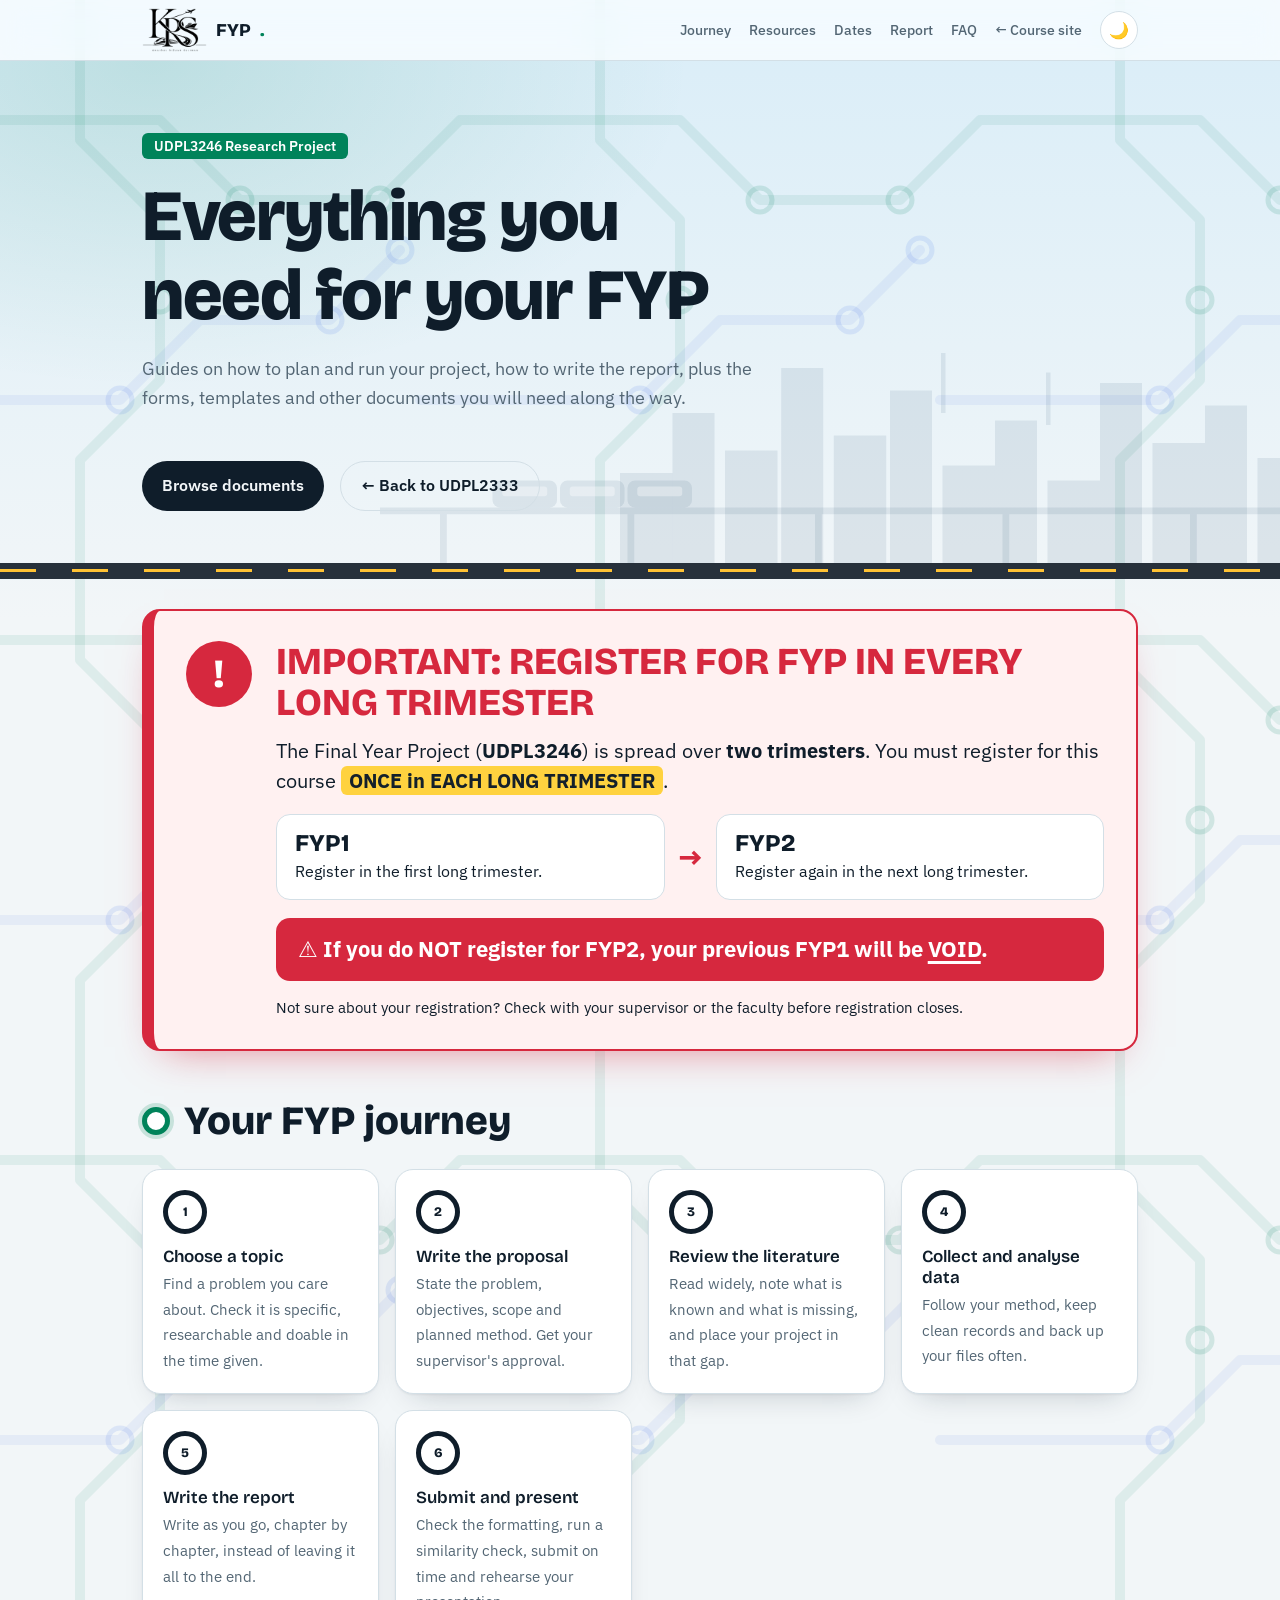
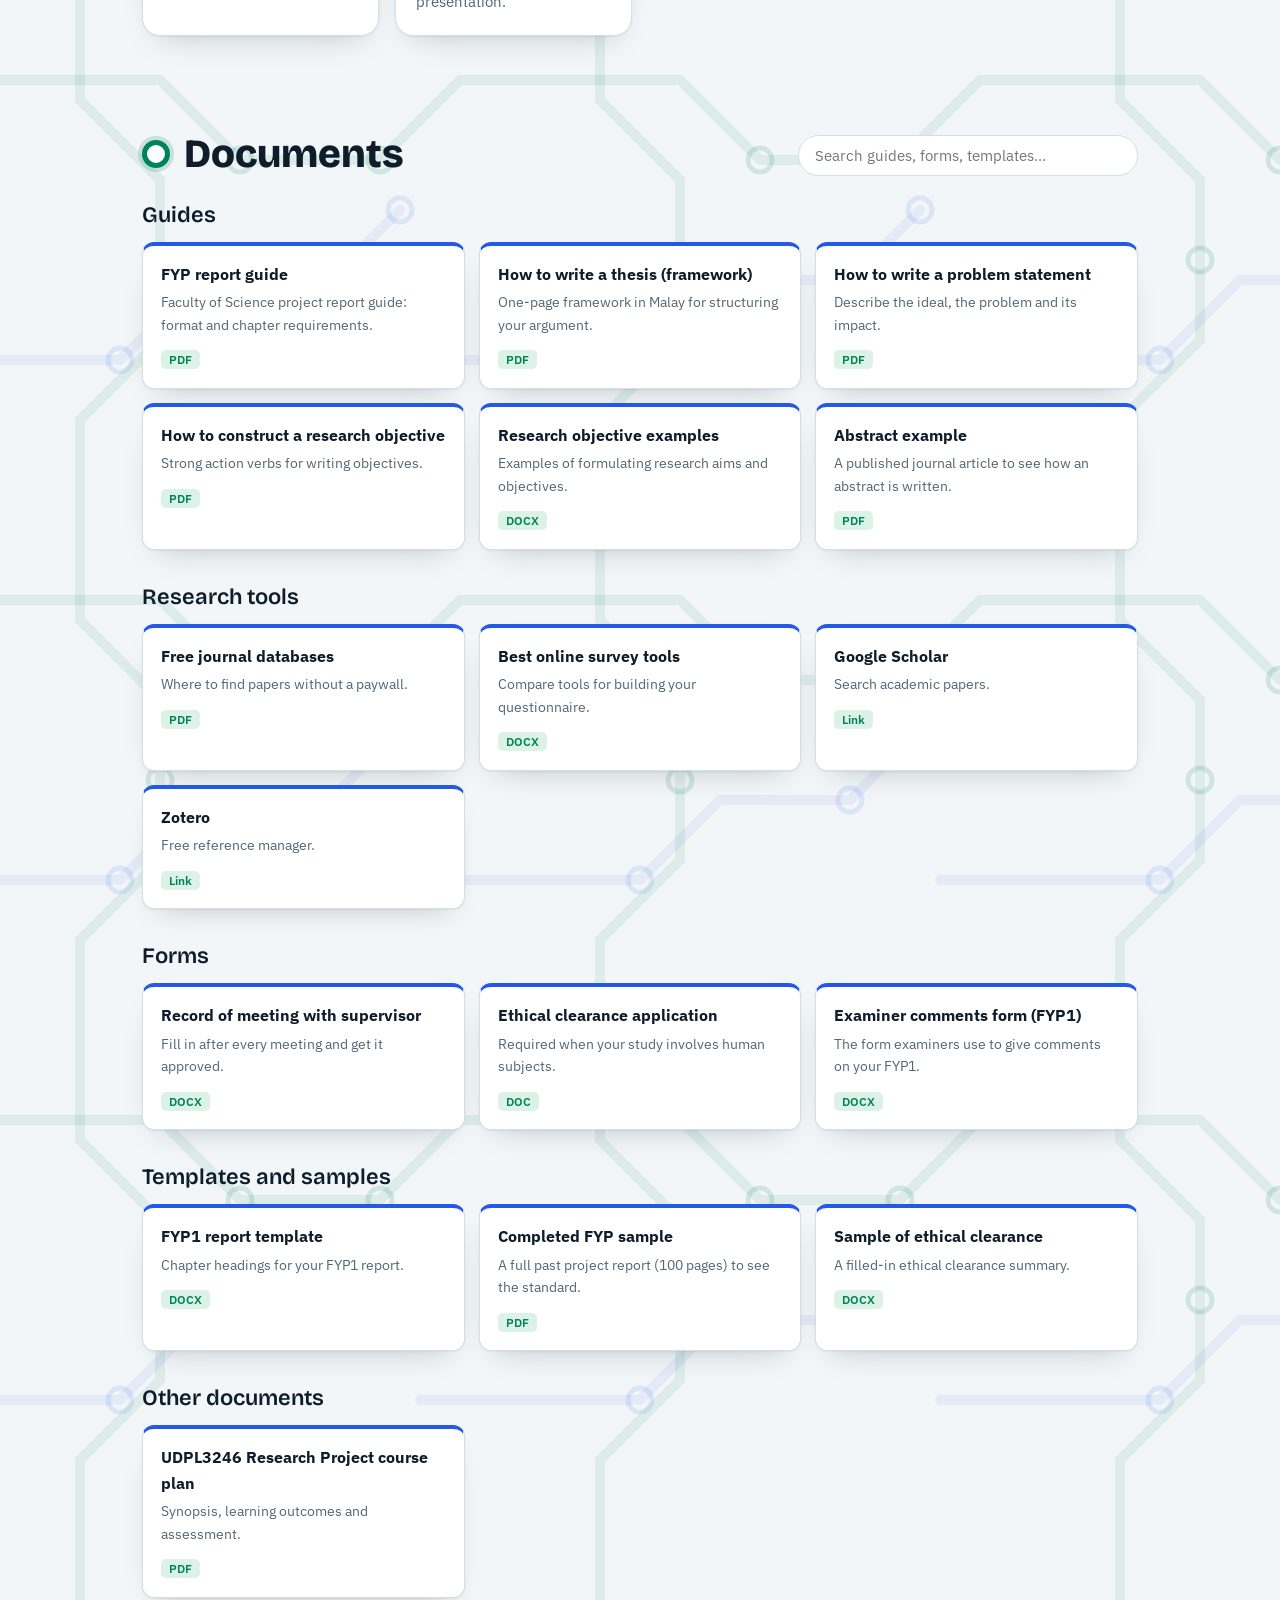
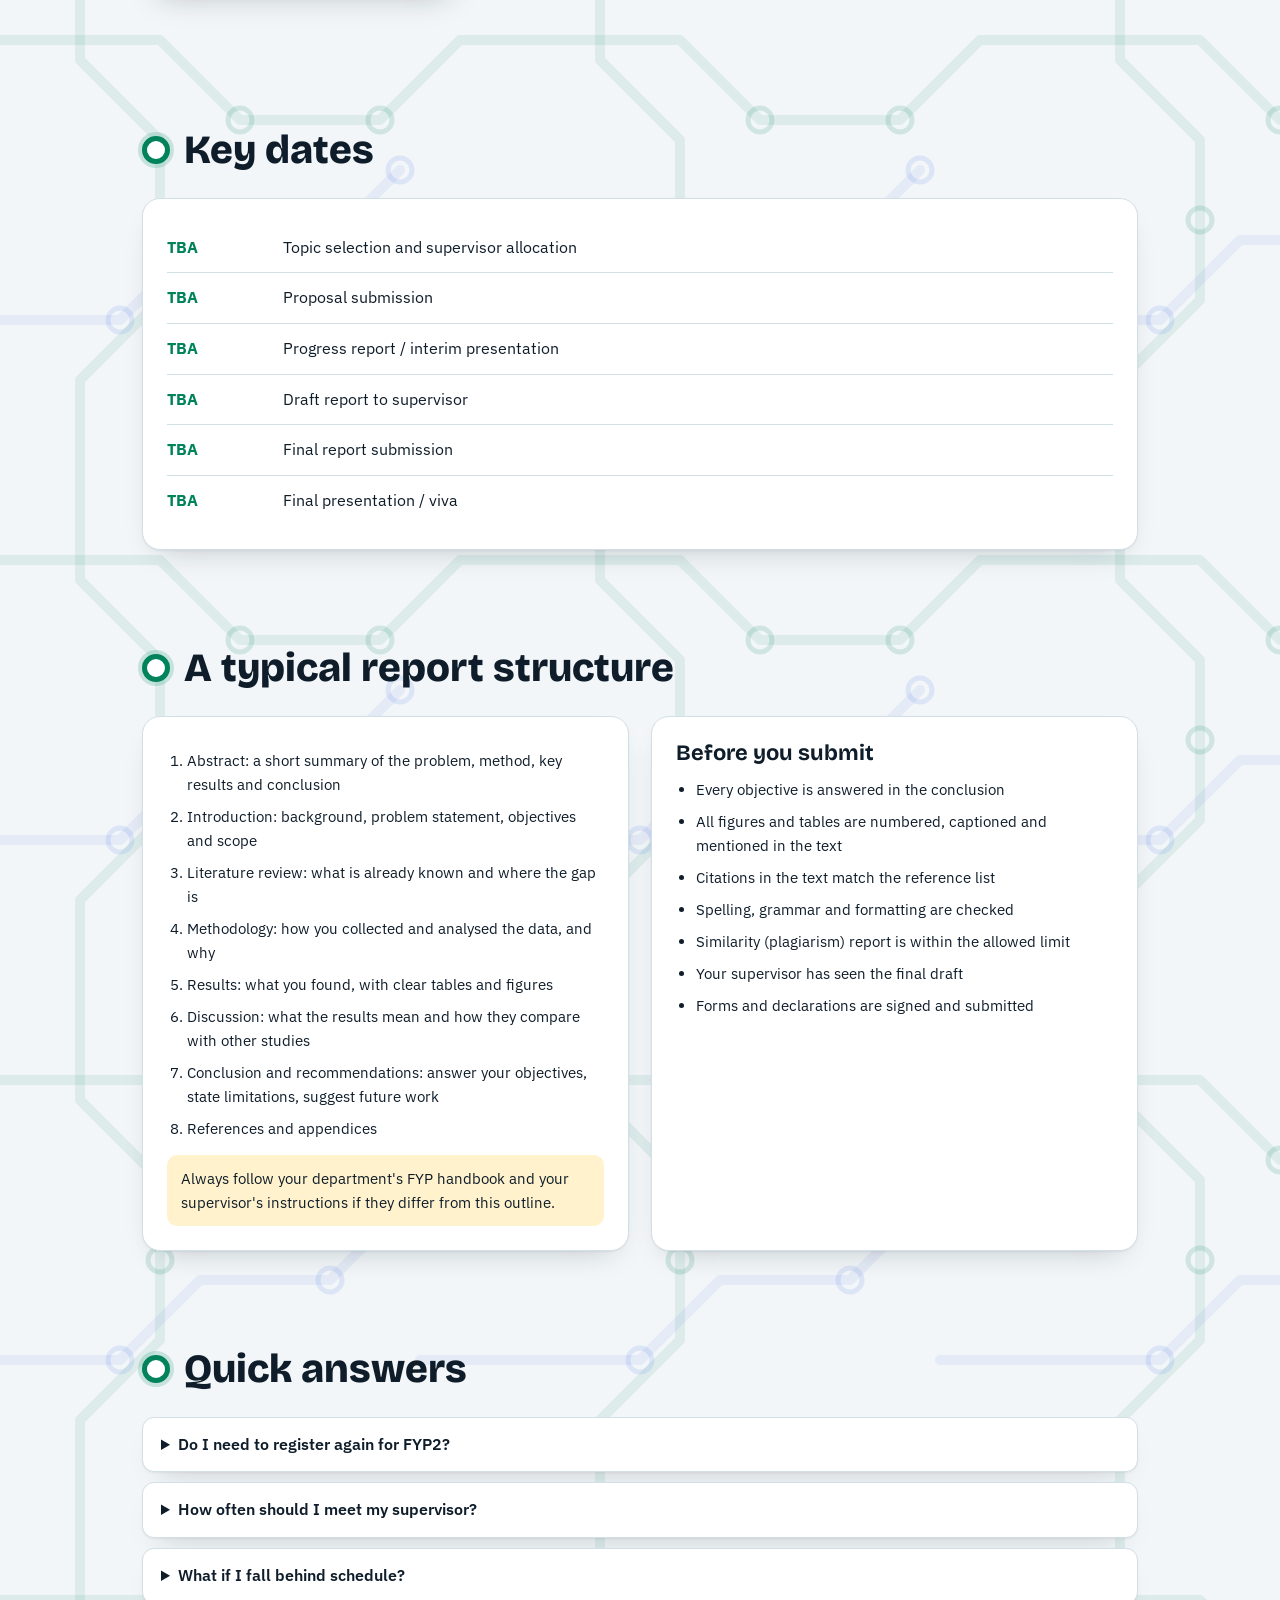
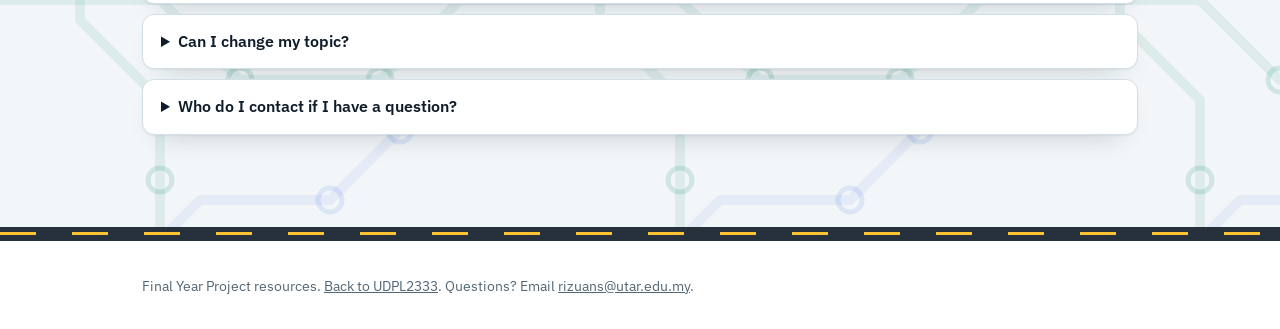
<file: fyp.html>
<!DOCTYPE html>
<html lang="en">
<head>
<meta charset="utf-8">
<meta name="viewport" content="width=device-width, initial-scale=1">
<title>Final Year Project Resources</title>
<meta name="robots" content="noindex">
<meta name="description" content="Guides, forms, templates and documents for the Final Year Project.">
<link rel="icon" href="data:image/svg+xml,<svg xmlns='http://www.w3.org/2000/svg' viewBox='0 0 100 100'><text y='.9em' font-size='90'>🎓</text></svg>">
<link rel="preconnect" href="https://fonts.googleapis.com">
<link rel="preconnect" href="https://fonts.gstatic.com" crossorigin>
<link href="https://fonts.googleapis.com/css2?family=Bricolage+Grotesque:opsz,wght@12..96,600;12..96,800&family=IBM+Plex+Sans:wght@400;500;600&display=swap" rel="stylesheet">
<link rel="stylesheet" href="style.css">
<style>
.alert{--ac:#d6283e;--bg2:#fff1f1;display:grid;grid-template-columns:auto 1fr;gap:24px;background:var(--bg2);border:2px solid var(--ac);border-left-width:12px;border-radius:18px;padding:30px 32px;box-shadow:0 18px 40px -22px rgba(214,40,62,.6)}
:root[data-theme="dark"] .alert{--ac:#ff5c6c;--bg2:rgba(255,92,108,.12)}
.alert-i{width:66px;height:66px;border-radius:50%;background:var(--ac);color:#fff;display:grid;place-items:center;font:800 40px var(--head);animation:pulse 2s infinite}
:root[data-theme="dark"] .alert-i{color:#1a0509}
@keyframes pulse{0%{box-shadow:0 0 0 0 color-mix(in srgb,var(--ac) 55%,transparent)}70%,100%{box-shadow:0 0 0 18px transparent}}
.alert h2{font-size:clamp(24px,4vw,38px);font-weight:800;text-transform:uppercase;line-height:1.1;color:var(--ac);margin-bottom:12px}
.alert p{font-size:clamp(17px,2.2vw,20px);margin:0 0 18px;line-height:1.5}
.alert mark{background:#ffd23f;color:#14202b;padding:1px 8px;border-radius:6px;font-weight:800}
.alert .flow{display:flex;flex-wrap:wrap;align-items:stretch;gap:12px;margin:0 0 18px}
.alert .st{flex:1 1 220px;background:var(--surface);border:1px solid var(--line);border-radius:14px;padding:14px 18px}
.alert .st b{display:block;font:800 24px var(--head);margin-bottom:2px}
.alert .ar{align-self:center;font-size:30px;font-weight:800;color:var(--ac)}
.alert .void{background:var(--ac);color:#fff;border-radius:14px;padding:16px 22px;font-size:clamp(17px,2.2vw,22px);font-weight:700;line-height:1.4}
:root[data-theme="dark"] .alert .void{color:#1a0509}
.alert .void u{text-decoration-thickness:3px;text-underline-offset:4px}
@media(max-width:640px){.alert{grid-template-columns:1fr;padding:22px 20px}.alert .ar{display:none}}
@media(prefers-reduced-motion:reduce){.alert-i{animation:none}}
.brand .logo{height:44px;width:auto;display:block}
.brand:has(.logo)::before{display:none}
:root[data-theme="dark"] .brand .logo{filter:invert(1)}
</style>
</head>
<body>
<nav><div class="wrap">
  <a class="brand" href="fyp.html#top"><img class="logo" src="images/logo.png" alt="KRS logo: Khairul Rizuan Suliman" onerror="this.remove()">FYP<span>.</span></a>
  <a class="lnk" href="#journey">Journey</a>
  <a class="lnk" href="#resources">Resources</a>
  <a class="lnk" href="#dates">Dates</a>
  <a class="lnk" href="#report">Report</a>
  <a class="lnk" href="#faq">FAQ</a>
  <a class="lnk" href="index.html">&larr; Course site</a>
  <button id="theme" aria-label="Toggle dark mode">🌙</button>
</div></nav>

<div id="app">
<header class="hero" id="top"><div class="wrap">
  <span class="code">UDPL3246 Research Project</span>
  <h1>Everything you need for your FYP</h1>
  <p class="lead">Guides on how to plan and run your project, how to write the report, plus the forms, templates and other documents you will need along the way.</p>
  <div class="btns"><a class="cta" href="#resources">Browse documents</a><a class="cta alt" href="index.html">&larr; Back to UDPL2333</a></div>
</div></header>

<main>
<section id="notice" style="padding:30px 0 0"><div class="wrap">
  <div class="alert" role="note" aria-label="Important notice about FYP registration">
    <div class="alert-i" aria-hidden="true">!</div>
    <div>
      <h2>Important: register for FYP in EVERY long trimester</h2>
      <p>The Final Year Project (<b>UDPL3246</b>) is spread over <b>two trimesters</b>. You must register for this course <mark>ONCE in EACH LONG TRIMESTER</mark>.</p>
      <div class="flow">
        <div class="st"><b>FYP1</b>Register in the first long trimester.</div>
        <div class="ar" aria-hidden="true">&rarr;</div>
        <div class="st"><b>FYP2</b>Register again in the next long trimester.</div>
      </div>
      <div class="void">&#9888; If you do NOT register for FYP2, your previous FYP1 will be <u>VOID</u>.</div>
      <p style="margin:16px 0 0;font-size:15px">Not sure about your registration? Check with your supervisor or the faculty before registration closes.</p>
    </div>
  </div>
</div></section>

<section id="journey"><div class="wrap">
  <div class="sec-h"><h2>Your FYP journey</h2></div>
  <ol class="steps" id="steps"></ol>
</div></section>

<section id="resources"><div class="wrap">
  <div class="sec-h"><h2>Documents</h2><input class="search" id="q" type="search" placeholder="Search guides, forms, templates..." aria-label="Search documents"></div>
  <div id="docs"></div>
  <p class="soon hide" id="none">No documents match your search.</p>
</div></section>

<section id="dates"><div class="wrap">
  <div class="sec-h"><h2>Key dates</h2></div>
  <div class="panel"><ul class="tl" id="dateList"></ul></div>
</div></section>

<section id="report"><div class="wrap">
  <div class="sec-h"><h2>A typical report structure</h2></div>
  <div class="grid2">
    <div class="panel"><ol class="refs" id="struct"></ol>
      <div class="note">Always follow your department's FYP handbook and your supervisor's instructions if they differ from this outline.</div></div>
    <div class="panel"><h3>Before you submit</h3><ul class="refs" id="check"></ul></div>
  </div>
</div></section>

<section id="faq"><div class="wrap">
  <div class="sec-h"><h2>Quick answers</h2></div>
  <div class="faq" id="faqList"></div>
</div></section>
</main>
</div>

<footer><div class="wrap" id="foot"></div></footer>

<script>
/* ============================================================
   EDIT THIS SECTION ONLY.
   Upload files to the /fyp folder in your repo, then set u:"fyp/your-file.pdf". Spaces and symbols in filenames are fine; the page handles them.
   Leave u:"" for a "Coming soon" card. Links starting with https:// also work.
   To add a document: copy one line inside a list and change it.
   To add a new category: copy a whole { name, items } block.
   ============================================================ */
const CONTACT = "rizuans@utar.edu.my";

const JOURNEY = [
  ["Choose a topic", "Find a problem you care about. Check it is specific, researchable and doable in the time given."],
  ["Write the proposal", "State the problem, objectives, scope and planned method. Get your supervisor's approval."],
  ["Review the literature", "Read widely, note what is known and what is missing, and place your project in that gap."],
  ["Collect and analyse data", "Follow your method, keep clean records and back up your files often."],
  ["Write the report", "Write as you go, chapter by chapter, instead of leaving it all to the end."],
  ["Submit and present", "Check the formatting, run a similarity check, submit on time and rehearse your presentation."]
];

const SECTIONS = [
  { name:"Guides", items:[
    {t:"FYP report guide", d:"Faculty of Science project report guide: format and chapter requirements.", u:"fyp/FYP Report Guide v7_Jan18.pdf", s:"PDF"},
    {t:"How to write a thesis (framework)", d:"One-page framework in Malay for structuring your argument.", u:"fyp/Cara tulis thesis by Ts Khairul.pdf", s:"PDF"},
    {t:"How to write a problem statement", d:"Describe the ideal, the problem and its impact.", u:"fyp/How to Write Problem Statement.pdf", s:"PDF"},
    {t:"How to construct a research objective", d:"Strong action verbs for writing objectives.", u:"fyp/3. How Construct Research Objective.pdf", s:"PDF"},
    {t:"Research objective examples", d:"Examples of formulating research aims and objectives.", u:"fyp/5. Research Objective.docx", s:"DOCX"},
    {t:"Abstract example", d:"A published journal article to see how an abstract is written.", u:"fyp/Abstract.pdf", s:"PDF"} ]},
  { name:"Research tools", items:[
    {t:"Free journal databases", d:"Where to find papers without a paywall.", u:"fyp/Free Journal Database.pdf", s:"PDF"},
    {t:"Best online survey tools", d:"Compare tools for building your questionnaire.", u:"fyp/Best Online Survey.docx", s:"DOCX"},
    {t:"Google Scholar", d:"Search academic papers.", u:"https://scholar.google.com", s:"Link"},
    {t:"Zotero", d:"Free reference manager.", u:"https://www.zotero.org", s:"Link"} ]},
  { name:"Forms", items:[
    {t:"Record of meeting with supervisor", d:"Fill in after every meeting and get it approved.", u:"fyp/Record of Meeting with Supervisor Form.docx", s:"DOCX"},
    {t:"Ethical clearance application", d:"Required when your study involves human subjects.", u:"fyp/FM-IPSR-R&D-078-App-Ethical-Clearance-Involve-Human-Subjects-for-Undergraduate-Student-Group Application.doc", s:"DOC"},
    {t:"Examiner comments form (FYP1)", d:"The form examiners use to give comments on your FYP1.", u:"fyp/UDPL3246 Form_Examiner Comments_FYP1_.docx", s:"DOCX"} ]},
  { name:"Templates and samples", items:[
    {t:"FYP1 report template", d:"Chapter headings for your FYP1 report.", u:"fyp/FYP1 Template for Reporting.docx", s:"DOCX"},
    {t:"Completed FYP sample", d:"A full past project report (100 pages) to see the standard.", u:"fyp/Completed FYP Sample.pdf", s:"PDF"},
    {t:"Sample of ethical clearance", d:"A filled-in ethical clearance summary.", u:"fyp/Sample of Ethical Clearance.docx", s:"DOCX"} ]},
  { name:"Other documents", items:[
    {t:"UDPL3246 Research Project course plan", d:"Synopsis, learning outcomes and assessment.", u:"fyp/UDPL3246.pdf", s:"PDF"} ]}
];

const DATES = [
  { d:"TBA", t:"Topic selection and supervisor allocation" },
  { d:"TBA", t:"Proposal submission" },
  { d:"TBA", t:"Progress report / interim presentation" },
  { d:"TBA", t:"Draft report to supervisor" },
  { d:"TBA", t:"Final report submission" },
  { d:"TBA", t:"Final presentation / viva" }
];

const STRUCTURE = [
  "Abstract: a short summary of the problem, method, key results and conclusion",
  "Introduction: background, problem statement, objectives and scope",
  "Literature review: what is already known and where the gap is",
  "Methodology: how you collected and analysed the data, and why",
  "Results: what you found, with clear tables and figures",
  "Discussion: what the results mean and how they compare with other studies",
  "Conclusion and recommendations: answer your objectives, state limitations, suggest future work",
  "References and appendices"
];
const CHECKLIST = [
  "Every objective is answered in the conclusion",
  "All figures and tables are numbered, captioned and mentioned in the text",
  "Citations in the text match the reference list",
  "Spelling, grammar and formatting are checked",
  "Similarity (plagiarism) report is within the allowed limit",
  "Your supervisor has seen the final draft",
  "Forms and declarations are signed and submitted"
];
const FAQ = [
  ["Do I need to register again for FYP2?", "Yes. FYP (UDPL3246) runs over two trimesters, and you must register for it ONCE in EACH LONG TRIMESTER. If you do not register for FYP2, your previous FYP1 will be void."],
  ["How often should I meet my supervisor?", "Agree a schedule at your first meeting. Meeting regularly, with a short update and clear questions each time, works best. Keep a log of every meeting."],
  ["What if I fall behind schedule?", "Tell your supervisor early. Problems are much easier to fix in week 4 than in week 12."],
  ["Can I change my topic?", "Usually yes, early on and with your supervisor's approval. Check the handbook for the deadline."],
  ["Who do I contact if I have a question?", `Email <a href="mailto:${CONTACT}">${CONTACT}</a>.`]
];
/* ===================== end of editable section ===================== */

const $ = id => document.getElementById(id);
const esc = s => String(s).replace(/[&<>"]/g, c => ({"&":"&amp;","<":"&lt;",">":"&gt;",'"':"&quot;"}[c]));

function boot(){
$("steps").innerHTML = JOURNEY.map(([a,b]) => `<li><b>${esc(a)}</b><span>${esc(b)}</span></li>`).join("");

$("docs").innerHTML = SECTIONS.map(sec => `
<div class="grp" style="margin-bottom:34px"><h3 style="font:600 22px var(--head);margin-bottom:14px">${esc(sec.name)}</h3>
<div class="docs">${sec.items.map(r => {
  const inner = `<b>${esc(r.t)}</b><p>${esc(r.d || "")}</p><em>${r.u ? esc(r.s || "File") : "Coming soon"}</em>`;
  const ext = /^https?:/.test(r.u);
  const href = ext ? r.u : r.u.split("/").map(encodeURIComponent).join("/");
  return r.u ? `<a class="doc" href="${esc(href)}" ${ext ? 'target="_blank" rel="noopener"' : ""}>${inner}</a>` : `<div class="doc off">${inner}</div>`;
}).join("")}</div></div>`).join("");

$("q").addEventListener("input", e => {
  const v = e.target.value.trim().toLowerCase(); let any = false;
  document.querySelectorAll(".doc").forEach(d => { const hit = d.textContent.toLowerCase().includes(v); d.classList.toggle("hide", !hit); any = any || hit; });
  document.querySelectorAll(".grp").forEach(g => g.classList.toggle("hide", !g.querySelector(".doc:not(.hide)")));
  $("none").classList.toggle("hide", any);
});

$("dateList").innerHTML = DATES.map(x => `<li><b>${esc(x.d)}</b><span>${esc(x.t)}</span></li>`).join("");
$("struct").innerHTML = STRUCTURE.map(x => `<li>${esc(x)}</li>`).join("");
$("check").innerHTML = CHECKLIST.map(x => `<li>${esc(x)}</li>`).join("");
$("faqList").innerHTML = FAQ.map(([q,a]) => `<details><summary>${esc(q)}</summary><p>${a}</p></details>`).join("");
$("foot").innerHTML = `Final Year Project resources. <a href="index.html">Back to UDPL2333</a>. Questions? Email <a href="mailto:${CONTACT}">${CONTACT}</a>.`;

}

const root = document.documentElement, btn = $("theme");
let saved = null; try { saved = localStorage.getItem("theme"); } catch(e){}
const setTheme = m => { root.dataset.theme = m; btn.textContent = m === "dark" ? "☀️" : "🌙"; };
setTheme(saved || (matchMedia("(prefers-color-scheme: dark)").matches ? "dark" : "light"));
btn.onclick = () => { const m = root.dataset.theme === "dark" ? "light" : "dark"; setTheme(m); try{ localStorage.setItem("theme", m); }catch(e){} };

boot();
</script>
</body>
</html>
</file>
<file: style.css>
:root{
  --bg:#f2f6f8; --sky:#d9edf8; --surface:#ffffff; --ink:#0f1d2a; --muted:#536674; --line:#d3dfe6;
  --green:#00835a; --green-soft:#dcf2e8; --blue:#2458e6; --amber:#f2a900; --amber-soft:#fff2cc;
  --shadow:0 1px 2px rgba(15,29,42,.05),0 14px 30px -18px rgba(15,29,42,.28);
  --road:#27313b; --mark:#ffc233;
  --g-news:linear-gradient(135deg,#00835a,#0b3d5c); --g-course:linear-gradient(135deg,#14202b,#00835a);
  --head:"Bricolage Grotesque","Segoe UI",system-ui,sans-serif; --body:"IBM Plex Sans","Segoe UI",system-ui,sans-serif;
}
:root[data-theme="dark"]{
  --bg:#0d1117; --sky:#152033; --surface:#151b23; --ink:#eef2f6; --muted:#98a6b3; --line:#262f3a;
  --green:#ffc233; --green-soft:rgba(255,194,51,.14); --blue:#6ea8ff; --amber:#ff8a4c; --amber-soft:rgba(255,138,76,.16);
  --shadow:0 1px 0 rgba(255,255,255,.03) inset,0 18px 34px -20px rgba(0,0,0,.85);
  --road:#06080b; --mark:#ffc233;
  --g-news:linear-gradient(135deg,#0e7490,#12304a); --g-course:linear-gradient(135deg,#1c2733,#a66a00);
}
*{box-sizing:border-box}
html{scroll-behavior:smooth;scroll-padding-top:76px}
body{margin:0;background:var(--bg);color:var(--ink);font:16px/1.6 var(--body)}
a{color:inherit}
:focus-visible{outline:3px solid var(--blue);outline-offset:2px;border-radius:4px}
.wrap{max-width:1040px;margin:0 auto;padding:0 22px}
h1,h2,h3{font-family:var(--head);line-height:1.1;margin:0}

/* nav */
nav{position:sticky;top:0;z-index:20;background:color-mix(in srgb,var(--bg) 88%,transparent);backdrop-filter:blur(10px);border-bottom:1px solid var(--line)}
nav .wrap{display:flex;align-items:center;gap:18px;height:60px}
.brand{font:800 18px var(--head);text-decoration:none;margin-right:auto}
.brand span{color:var(--green)}
nav a.lnk{text-decoration:none;color:var(--muted);font-size:14px;font-weight:500}
nav a.lnk:hover{color:var(--ink)}
#theme{border:1px solid var(--line);background:var(--surface);color:var(--ink);border-radius:999px;width:38px;height:38px;cursor:pointer;font-size:16px}
@media(max-width:700px){nav a.lnk{display:none}}

/* hero */
.hero{padding:64px 0 36px}
.code{display:inline-block;background:var(--green);color:#fff;font:600 14px var(--body);padding:4px 12px;border-radius:6px;margin-bottom:18px}
:root[data-theme="dark"] .code{color:#06231a}
.hero h1{font-size:clamp(38px,7vw,72px);font-weight:800;letter-spacing:-.02em;max-width:14ch}
.hero p.lead{max-width:60ch;color:var(--muted);font-size:18px;margin:20px 0 26px}
.facts{display:flex;flex-wrap:wrap;gap:10px 28px;font-size:14px;color:var(--muted)}
.facts b{display:block;color:var(--ink);font-size:16px}

/* route strip */
.route{margin-top:44px;padding:26px 0 8px;overflow-x:auto}
.route ol{list-style:none;margin:0;padding:0;display:flex;min-width:640px;position:relative}
.route ol::before{content:"";position:absolute;left:5%;right:5%;top:13px;height:8px;background:var(--green);border-radius:4px}
.route li{flex:1;text-align:center;position:relative}
.route a{text-decoration:none;display:block;font-size:13px;font-weight:500;padding:0 6px}
.route i{display:block;width:30px;height:30px;margin:0 auto 10px;border-radius:50%;background:var(--surface);border:6px solid var(--ink);transition:transform .2s,border-color .2s}
.route a:hover i{transform:scale(1.25);border-color:var(--amber)}

/* sections */
section{padding:48px 0}
.sec-h{display:flex;align-items:end;justify-content:space-between;flex-wrap:wrap;gap:14px;margin-bottom:26px}
.sec-h h2{font-size:clamp(28px,4vw,40px);font-weight:800}
.chips{display:flex;flex-wrap:wrap;gap:8px}
.chip{border:1px solid var(--line);background:var(--surface);color:var(--ink);font:500 14px var(--body);padding:6px 14px;border-radius:999px;cursor:pointer}
.chip[aria-pressed="true"]{background:var(--ink);color:var(--bg);border-color:var(--ink)}

/* topics as stations on a line */
.line{position:relative;padding-left:56px}
.line::before{content:"";position:absolute;left:17px;top:18px;bottom:18px;width:8px;background:var(--green);border-radius:4px}
.stop{position:relative;margin-bottom:22px}
.stop::before{content:attr(data-n);position:absolute;left:-56px;top:2px;width:42px;height:42px;border-radius:50%;background:var(--surface);border:6px solid var(--ink);display:grid;place-items:center;font:800 15px var(--head);box-sizing:border-box;margin-left:-1px}
.stop details{background:var(--surface);border:1px solid var(--line);border-radius:18px}
.stop summary{list-style:none;cursor:pointer;padding:18px 22px;display:flex;gap:14px;align-items:center}
.stop summary::-webkit-details-marker{display:none}
.stop summary h3{font-size:21px;font-weight:600;flex:1}
.stop summary::after{content:"+";font:600 24px var(--head);color:var(--green);transition:transform .2s}
.stop details[open] summary::after{transform:rotate(45deg)}
.tag{font-size:12px;font-weight:600;padding:2px 9px;border-radius:5px;background:var(--amber-soft);color:var(--ink);white-space:nowrap}
.body{padding:0 22px 22px;border-top:1px solid var(--line)}
.meta{display:flex;flex-wrap:wrap;gap:6px 20px;font-size:14px;color:var(--muted);margin:16px 0 8px}
.pts{margin:0 0 18px;padding-left:18px;color:var(--muted);font-size:15px;columns:2 260px}
.groups{display:grid;grid-template-columns:repeat(auto-fit,minmax(220px,1fr));gap:14px}
.g{border-left:4px solid var(--c);padding:2px 0 2px 14px}
.g h4{margin:0 0 8px;font:600 15px var(--body)}
.g[data-k=slides]{--c:var(--blue)} .g[data-k=tut]{--c:var(--green)} .g[data-k=self]{--c:var(--amber)} .g[data-k=quiz]{--c:#d6455d}
.g ul{list-style:none;margin:0;padding:0;display:grid;gap:6px}
.res{display:flex;align-items:center;gap:8px;text-decoration:none;font-size:14.5px;padding:7px 10px;border-radius:8px;background:var(--bg);border:1px solid var(--line)}
.res:hover{border-color:var(--c);background:var(--surface)}
.res small{margin-left:auto;color:var(--muted);font-size:12px}
.soon{color:var(--muted);font-size:14px;font-style:italic}
.hide{display:none!important}

.week{margin-top:26px;max-width:62ch;background:var(--amber-soft);border-left:5px solid var(--amber);border-radius:0 12px 12px 0;padding:14px 18px}
.week b{display:block;font:800 18px var(--head);margin-bottom:2px}
.week span{color:var(--muted);font-size:15px}

/* info */
.grid2{display:grid;grid-template-columns:repeat(auto-fit,minmax(300px,1fr));gap:22px}
.panel{background:var(--surface);border:1px solid var(--line);border-radius:18px;padding:24px}
.panel h3{font-size:22px;margin-bottom:12px}
.clo{display:flex;gap:12px;margin:12px 0}
.clo b{flex:none;background:var(--green-soft);color:var(--green);border-radius:6px;padding:1px 9px;height:fit-content;font-size:14px}
.bar{display:flex;height:44px;border-radius:10px;overflow:hidden;margin:12px 0;font-weight:600;font-size:14px}
.bar div{display:grid;place-items:center;flex:1}
.bar .a{background:var(--blue);color:#fff}.bar .b{background:var(--ink);color:var(--bg)}
.note{background:var(--amber-soft);border-radius:10px;padding:12px 14px;font-size:14.5px;margin-top:14px}
.ann{list-style:none;padding:0;margin:0}
.ann li{display:flex;gap:14px;padding:12px 0;border-bottom:1px solid var(--line)}
.ann li:last-child{border:0}
.ann time{flex:none;font-weight:600;font-size:14px;color:var(--green);min-width:84px}
.refs{padding-left:20px;margin:0}.refs li{margin:8px 0;font-size:15px}
footer{border-top:1px solid var(--line);padding:32px 0;color:var(--muted);font-size:14px}
@media(prefers-reduced-motion:reduce){*{transition:none!important;scroll-behavior:auto!important}}

/* ---- added: assessment uploads, FYP link, FYP page ---- */
.g[data-k=qn]{--c:var(--blue)} .g[data-k=rub]{--c:var(--green)}
.adue{margin:0 0 14px;color:var(--muted);font-size:14px}
.cta{display:inline-flex;align-items:center;gap:8px;margin-top:22px;background:var(--ink);color:var(--bg);text-decoration:none;font-weight:600;padding:11px 20px;border-radius:999px}
.cta:hover{background:var(--green);color:#fff}
.cta.alt{background:transparent;color:var(--ink);border:1px solid var(--line);margin-left:8px}
.btns{display:flex;flex-wrap:wrap;gap:8px}
.steps{list-style:none;margin:0;padding:0;display:grid;grid-template-columns:repeat(auto-fit,minmax(230px,1fr));gap:16px;counter-reset:s}
.steps li{counter-increment:s;background:var(--surface);border:1px solid var(--line);border-radius:18px;padding:20px;position:relative}
.steps li::before{content:counter(s);display:grid;place-items:center;width:34px;height:34px;border-radius:50%;border:5px solid var(--ink);font:800 13px var(--head);margin-bottom:12px}
.steps b{display:block;font:600 17px var(--head);margin-bottom:4px}
.steps span{color:var(--muted);font-size:14.5px}
.docs{display:grid;grid-template-columns:repeat(auto-fill,minmax(260px,1fr));gap:14px}
.doc{display:block;text-decoration:none;background:var(--surface);border:1px solid var(--line);border-top:4px solid var(--blue);border-radius:12px;padding:16px 18px}
a.doc:hover{border-color:var(--green);transform:translateY(-2px)}
.doc{transition:transform .15s,border-color .15s}
.doc b{display:block;font-size:16px;margin-bottom:4px}
.doc p{margin:0 0 10px;color:var(--muted);font-size:14px}
.doc em{font:600 12px var(--body);font-style:normal;background:var(--green-soft);color:var(--green);padding:2px 8px;border-radius:5px}
.doc.off{border-top-color:var(--line);opacity:.75}
.doc.off em{background:var(--amber-soft);color:var(--ink)}
.search{width:100%;max-width:340px;padding:10px 16px;border-radius:999px;border:1px solid var(--line);background:var(--surface);color:var(--ink);font:15px var(--body)}
.faq details{background:var(--surface);border:1px solid var(--line);border-radius:12px;margin-bottom:10px;padding:14px 18px}
.faq summary{cursor:pointer;font-weight:600}
.faq p{margin:10px 0 0;color:var(--muted);font-size:15px}
.tl{list-style:none;margin:0;padding:0}
.tl li{display:flex;gap:16px;padding:12px 0;border-bottom:1px solid var(--line)}
.tl li:last-child{border:0}
.tl b{flex:none;min-width:100px;color:var(--green)}

/* ---- theme v2: transport look (metro-map background, skyline, road) ---- */
body{background-color:var(--bg);background-image:url("data:image/svg+xml,%3Csvg xmlns='http://www.w3.org/2000/svg' width='520' height='520' viewBox='0 0 520 520'%3E%3Cg fill='none' stroke-width='10' stroke-linecap='round' stroke-linejoin='round'%3E%3Cg stroke='%2300835a' stroke-opacity='0.085'%3E%3Cpath d='M-20 120H160L240 200H380L460 120H540'/%3E%3Cpath d='M80 -20V140L160 220V380L80 460V540'/%3E%3C/g%3E%3Cpath stroke='%232458e6' stroke-opacity='0.07' d='M-20 400H120L200 320H330L400 250M420 400H540'/%3E%3C/g%3E%3Cg fill='none' stroke-width='5'%3E%3Cg stroke='%2300835a' stroke-opacity='0.14'%3E%3Ccircle cx='240' cy='200' r='12'/%3E%3Ccircle cx='380' cy='200' r='12'/%3E%3Ccircle cx='160' cy='300' r='12'/%3E%3C/g%3E%3Cg stroke='%232458e6' stroke-opacity='0.11'%3E%3Ccircle cx='120' cy='400' r='12'/%3E%3Ccircle cx='330' cy='320' r='12'/%3E%3Ccircle cx='400' cy='250' r='12'/%3E%3C/g%3E%3C/g%3E%3C/svg%3E"),linear-gradient(180deg,var(--sky),var(--bg) 620px);background-repeat:repeat,no-repeat;background-position:0 0,0 0}
:root[data-theme="dark"] body{background-image:url("data:image/svg+xml,%3Csvg xmlns='http://www.w3.org/2000/svg' width='520' height='520' viewBox='0 0 520 520'%3E%3Cg fill='none' stroke-width='10' stroke-linecap='round' stroke-linejoin='round'%3E%3Cg stroke='%23ffc233' stroke-opacity='0.07'%3E%3Cpath d='M-20 120H160L240 200H380L460 120H540'/%3E%3Cpath d='M80 -20V140L160 220V380L80 460V540'/%3E%3C/g%3E%3Cpath stroke='%236ea8ff' stroke-opacity='0.06' d='M-20 400H120L200 320H330L400 250M420 400H540'/%3E%3C/g%3E%3Cg fill='none' stroke-width='5'%3E%3Cg stroke='%23ffc233' stroke-opacity='0.11'%3E%3Ccircle cx='240' cy='200' r='12'/%3E%3Ccircle cx='380' cy='200' r='12'/%3E%3Ccircle cx='160' cy='300' r='12'/%3E%3C/g%3E%3Cg stroke='%236ea8ff' stroke-opacity='0.10'%3E%3Ccircle cx='120' cy='400' r='12'/%3E%3Ccircle cx='330' cy='320' r='12'/%3E%3Ccircle cx='400' cy='250' r='12'/%3E%3C/g%3E%3C/g%3E%3C/svg%3E"),linear-gradient(180deg,var(--sky),var(--bg) 620px)}
nav{background:color-mix(in srgb,var(--surface) 70%,transparent);backdrop-filter:blur(14px) saturate(1.4)}
.brand{display:inline-flex;align-items:center;gap:9px}
.brand::before{content:"";width:13px;height:13px;border-radius:3px;background:var(--green);transform:rotate(45deg)}
.hero{position:relative;overflow:hidden;padding:72px 0 68px;background:radial-gradient(60% 90% at 12% 0%,color-mix(in srgb,var(--green) 14%,transparent),transparent 70%)}
.hero .wrap{position:relative;z-index:1}
.hero::before{content:"";position:absolute;right:0;bottom:16px;width:min(78%,900px);height:300px;background:url("data:image/svg+xml,%3Csvg xmlns='http://www.w3.org/2000/svg' viewBox='0 0 1200 300' preserveAspectRatio='xMaxYMax meet'%3E%3Cg fill='%230b3d5c' fill-opacity='0.09'%3E%3Crect x='320' y='180' width='70' height='120'/%3E%3Crect x='390' y='100' width='56' height='200'/%3E%3Crect x='460' y='150' width='70' height='150'/%3E%3Crect x='535' y='40' width='56' height='260'/%3E%3Crect x='605' y='130' width='70' height='170'/%3E%3Crect x='680' y='70' width='56' height='230'/%3E%3Crect x='750' y='170' width='70' height='130'/%3E%3Crect x='820' y='110' width='56' height='190'/%3E%3Crect x='890' y='190' width='70' height='110'/%3E%3Crect x='960' y='60' width='56' height='240'/%3E%3Crect x='1030' y='140' width='70' height='160'/%3E%3Crect x='1100' y='90' width='56' height='210'/%3E%3Crect x='1170' y='160' width='70' height='140'/%3E%3Crect x='748' y='20' width='6' height='80'/%3E%3Crect x='888' y='46' width='6' height='70'/%3E%3Crect x='0' y='226' width='1200' height='9'/%3E%3Crect x='80' y='235' width='9' height='65'/%3E%3Crect x='330' y='235' width='9' height='65'/%3E%3Crect x='580' y='235' width='9' height='65'/%3E%3Crect x='830' y='235' width='9' height='65'/%3E%3Crect x='1080' y='235' width='9' height='65'/%3E%3Crect x='150' y='190' width='86' height='36' rx='10'/%3E%3Crect x='240' y='190' width='86' height='36' rx='10'/%3E%3Crect x='330' y='190' width='86' height='36' rx='10'/%3E%3C/g%3E%3Cg fill='%23ffffff' fill-opacity='.35'%3E%3Crect x='163' y='198' width='60' height='13' rx='4'/%3E%3Crect x='253' y='198' width='60' height='13' rx='4'/%3E%3Crect x='343' y='198' width='60' height='13' rx='4'/%3E%3C/g%3E%3C/svg%3E") right bottom/contain no-repeat;pointer-events:none}
:root[data-theme="dark"] .hero::before{background-image:url("data:image/svg+xml,%3Csvg xmlns='http://www.w3.org/2000/svg' viewBox='0 0 1200 300' preserveAspectRatio='xMaxYMax meet'%3E%3Cg fill='%23ffffff' fill-opacity='0.07'%3E%3Crect x='320' y='180' width='70' height='120'/%3E%3Crect x='390' y='100' width='56' height='200'/%3E%3Crect x='460' y='150' width='70' height='150'/%3E%3Crect x='535' y='40' width='56' height='260'/%3E%3Crect x='605' y='130' width='70' height='170'/%3E%3Crect x='680' y='70' width='56' height='230'/%3E%3Crect x='750' y='170' width='70' height='130'/%3E%3Crect x='820' y='110' width='56' height='190'/%3E%3Crect x='890' y='190' width='70' height='110'/%3E%3Crect x='960' y='60' width='56' height='240'/%3E%3Crect x='1030' y='140' width='70' height='160'/%3E%3Crect x='1100' y='90' width='56' height='210'/%3E%3Crect x='1170' y='160' width='70' height='140'/%3E%3Crect x='748' y='20' width='6' height='80'/%3E%3Crect x='888' y='46' width='6' height='70'/%3E%3Crect x='0' y='226' width='1200' height='9'/%3E%3Crect x='80' y='235' width='9' height='65'/%3E%3Crect x='330' y='235' width='9' height='65'/%3E%3Crect x='580' y='235' width='9' height='65'/%3E%3Crect x='830' y='235' width='9' height='65'/%3E%3Crect x='1080' y='235' width='9' height='65'/%3E%3Crect x='150' y='190' width='86' height='36' rx='10'/%3E%3Crect x='240' y='190' width='86' height='36' rx='10'/%3E%3Crect x='330' y='190' width='86' height='36' rx='10'/%3E%3C/g%3E%3Cg fill='%230d1117' fill-opacity='.35'%3E%3Crect x='163' y='198' width='60' height='13' rx='4'/%3E%3Crect x='253' y='198' width='60' height='13' rx='4'/%3E%3Crect x='343' y='198' width='60' height='13' rx='4'/%3E%3C/g%3E%3C/svg%3E")}
.hero::after{content:"";position:absolute;left:0;right:0;bottom:0;height:16px;background:linear-gradient(90deg,var(--mark) 36px,transparent 36px) 0 50%/72px 3px repeat-x,var(--road);animation:road 2.4s linear infinite}
@keyframes road{to{background-position:72px 50%,0 0}}
.sec-h h2{display:flex;align-items:center;gap:14px}
.sec-h h2::before{content:"";flex:none;width:18px;height:18px;border-radius:50%;border:5px solid var(--green);background:var(--surface);box-shadow:0 0 0 4px color-mix(in srgb,var(--green) 18%,transparent)}
.panel,.stop details,.rcard,.gi,.top,.steps li,.faq details,.doc{box-shadow:var(--shadow)}
.stop summary{border-radius:18px;transition:background .2s}
.stop summary:hover{background:color-mix(in srgb,var(--green) 7%,transparent)}
footer{position:relative;border-top:0;margin-top:34px;padding-top:48px;background:var(--surface)}
footer::before{content:"";position:absolute;left:0;right:0;top:0;height:14px;background:linear-gradient(90deg,var(--mark) 36px,transparent 36px) 0 50%/72px 3px repeat-x,var(--road)}
:root[data-theme="dark"] .code,:root[data-theme="dark"] .cta:hover{color:#1d1500}
:root[data-theme="dark"] .bar .a{color:#0b1220}
@media(max-width:700px){.hero::before{width:100%;height:220px;opacity:.7}}
@media(prefers-reduced-motion:reduce){.hero::after{animation:none}}
</file>
